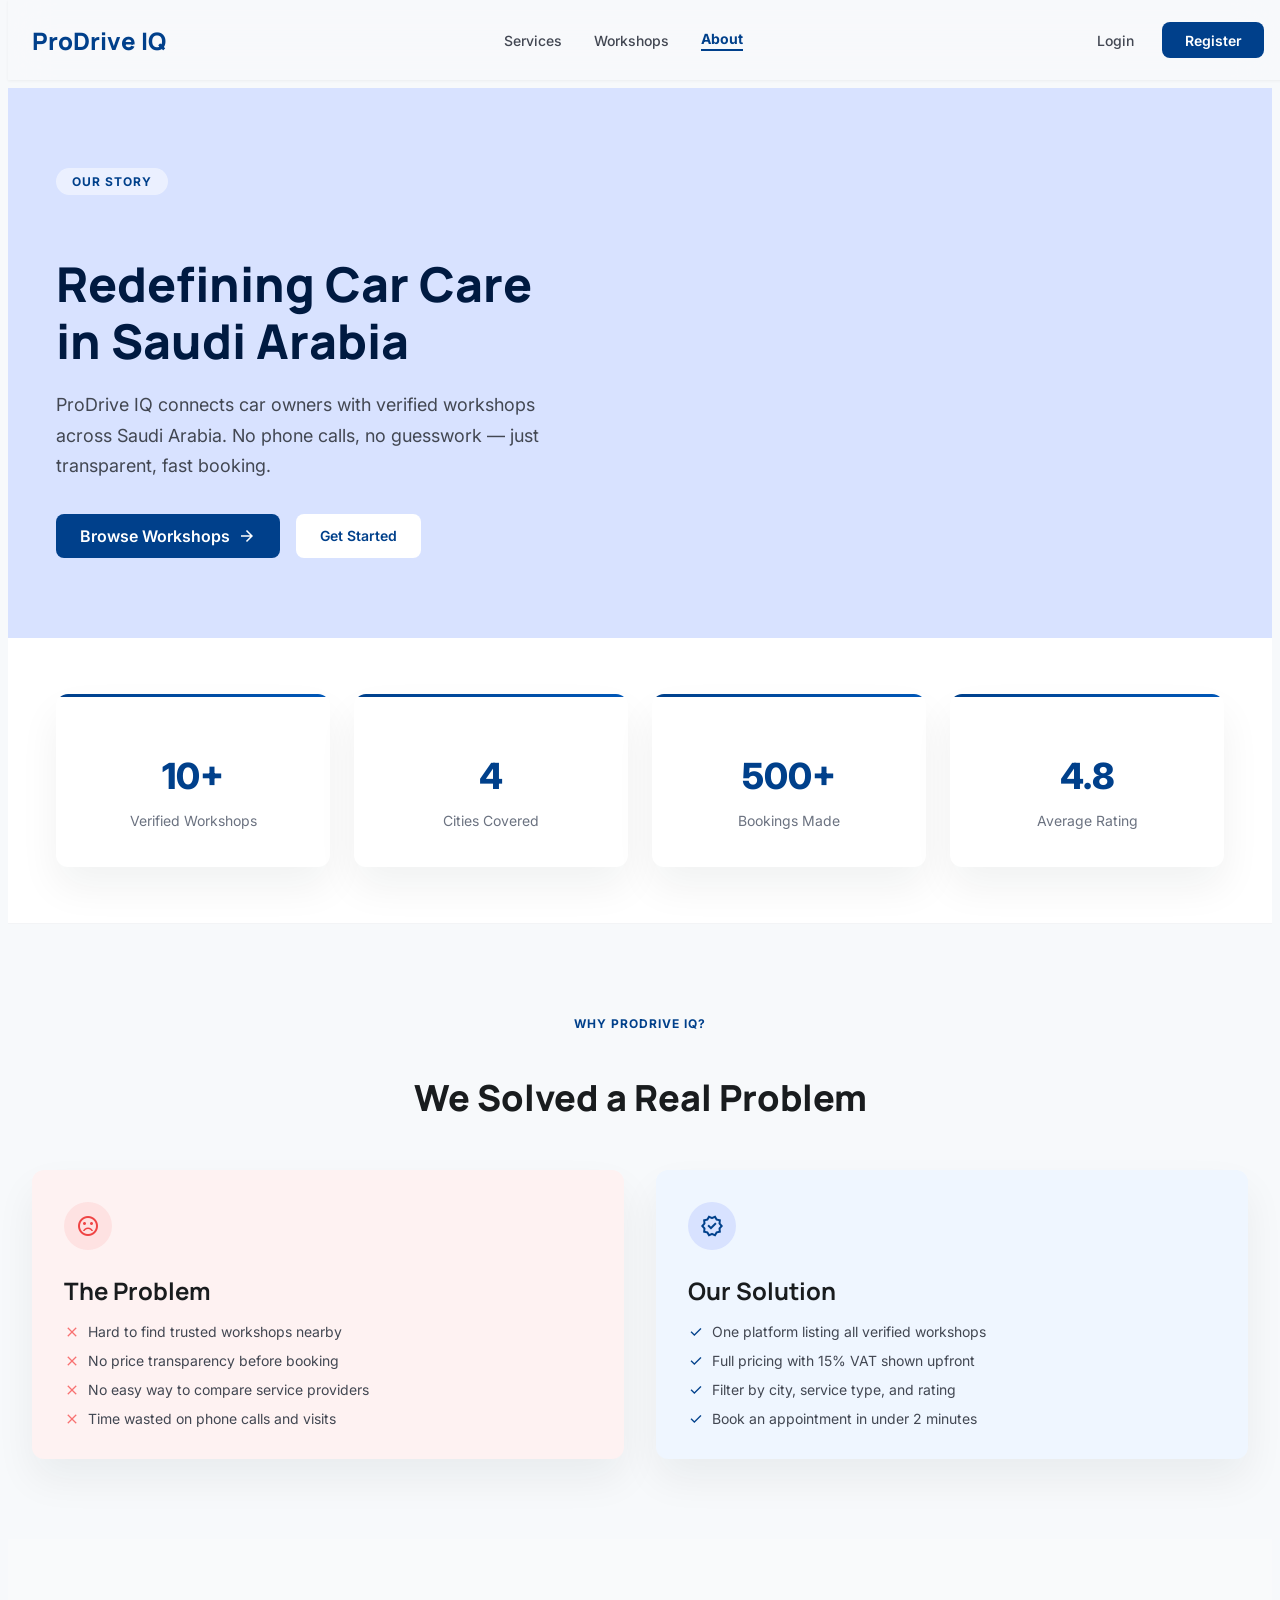
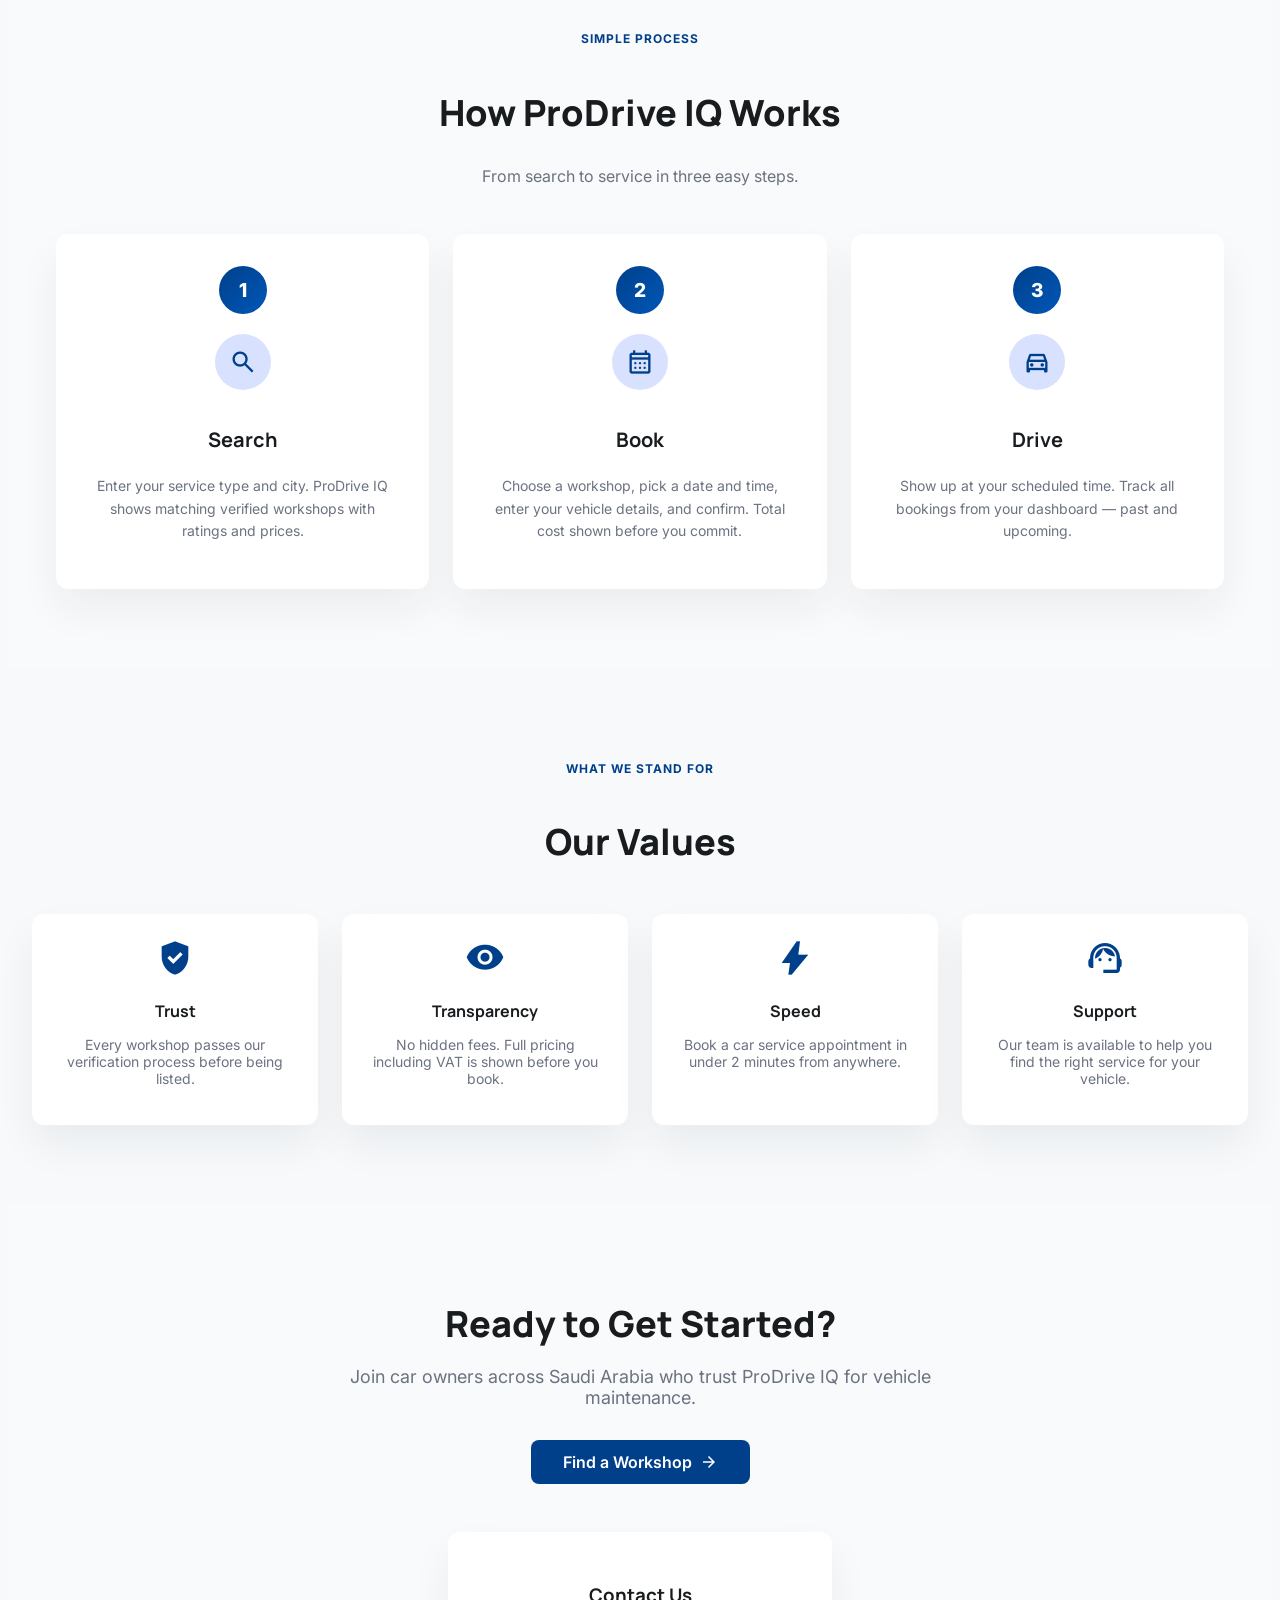
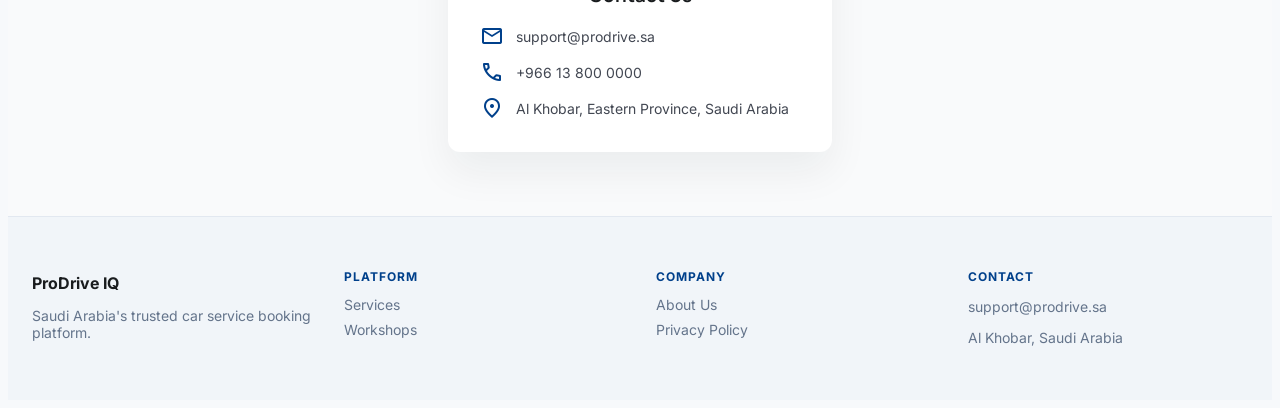
<file: about.html>
<!DOCTYPE html>
<html lang="en">
<head>
    <meta charset="utf-8">
    <meta name="viewport" content="width=device-width, initial-scale=1.0">
    <title>About Us | ProDrive IQ</title>

    <link href="https://fonts.googleapis.com/css2?family=Manrope:wght@700;800&family=Inter:wght@400;500;600&display=swap" rel="stylesheet">
    <link href="https://fonts.googleapis.com/css2?family=Material+Symbols+Outlined:opsz,wght,FILL,GRAD@24,400,0,0" rel="stylesheet">

    <link rel="stylesheet" href="css/style.css">
    <style>
        body { font-family: 'Inter', sans-serif; background-color: #f7f9fb; color: #191c1e; }
        h1, h2, h3, h4 { font-family: 'Manrope', sans-serif; }
        .material-symbols-outlined { font-variation-settings: 'FILL' 0, 'wght' 400, 'GRAD' 0, 'opsz' 24; }
        .icon-filled { font-variation-settings: 'FILL' 1, 'wght' 400, 'GRAD' 0, 'opsz' 24; }
    </style>
</head>
<body>

<!-- ── Navigation ── -->
<nav class="glass-nav">
    <div class="nav-inner">
        <a href="index.html" style="font-size:1.5rem;font-weight:800;color:#00408b;text-decoration:none;font-family:'Manrope',sans-serif;">ProDrive IQ</a>
        <div class="nav-links">
            <a href="providers.html" class="nav-link">Services</a>
            <a href="providers.html" class="nav-link">Workshops</a>
            <a href="about.html"     class="nav-link" style="font-weight:700;color:#00408b;border-bottom:2px solid #00408b;padding-bottom:2px;">About</a>
        </div>
        <div class="nav-actions">
            <a href="login.html"              id="navLoginBtn"     class="nav-link" style="padding:0.5rem 1rem;">Login</a>
            <a href="login.html?mode=register" id="navRegisterBtn"  class="btn-primary">Register</a>
            <a href="dashboard.html"           id="navDashboardBtn" style="display:none" class="btn-primary">Dashboard</a>
        </div>
    </div>
</nav>

<main style="padding-top:5rem;">

    <!-- ── Hero ── -->
    <section style="background-color:#d8e2ff;padding:5rem 1.5rem;">
        <div class="page-container">
            <span style="display:inline-block;padding:0.375rem 1rem;background:rgba(255,255,255,0.5);color:#00408b;font-size:0.75rem;font-weight:700;border-radius:9999px;letter-spacing:0.08em;text-transform:uppercase;margin-bottom:1.25rem;">Our Story</span>
            <h1 style="font-size:3rem;font-weight:800;color:#001a41;line-height:1.2;max-width:36rem;margin-bottom:1.25rem;">
                Redefining Car Care<br>in Saudi Arabia
            </h1>
            <p style="color:#424752;font-size:1.125rem;max-width:32rem;line-height:1.7;margin-bottom:2rem;">
                ProDrive IQ connects car owners with verified workshops across Saudi Arabia. No phone calls, no guesswork — just transparent, fast booking.
            </p>
            <div style="display:flex;flex-wrap:wrap;gap:1rem;">
                <a href="providers.html" class="btn-primary" style="display:inline-flex;align-items:center;gap:0.5rem;padding:0.75rem 1.5rem;font-size:1rem;">
                    Browse Workshops <span class="material-symbols-outlined" style="font-size:1.125rem;">arrow_forward</span>
                </a>
                <a href="login.html" style="display:inline-flex;align-items:center;gap:0.5rem;background:#ffffff;color:#00408b;padding:0.75rem 1.5rem;border-radius:0.5rem;font-weight:600;font-size:0.875rem;text-decoration:none;">
                    Get Started
                </a>
            </div>
        </div>
    </section>

    <!-- ── Stats ── -->
    <section style="padding:3.5rem 1.5rem;background:#ffffff;border-bottom:1px solid #f3f4f6;">
        <div class="page-container">
            <div class="grid-4">
                <div class="stat-card card" style="padding:1.5rem;text-align:center;">
                    <p style="font-size:2.25rem;font-weight:800;color:#00408b;margin-bottom:0.25rem;">10+</p>
                    <p style="color:#6b7280;font-size:0.875rem;">Verified Workshops</p>
                </div>
                <div class="stat-card card" style="padding:1.5rem;text-align:center;">
                    <p style="font-size:2.25rem;font-weight:800;color:#00408b;margin-bottom:0.25rem;">4</p>
                    <p style="color:#6b7280;font-size:0.875rem;">Cities Covered</p>
                </div>
                <div class="stat-card card" style="padding:1.5rem;text-align:center;">
                    <p style="font-size:2.25rem;font-weight:800;color:#00408b;margin-bottom:0.25rem;">500+</p>
                    <p style="color:#6b7280;font-size:0.875rem;">Bookings Made</p>
                </div>
                <div class="stat-card card" style="padding:1.5rem;text-align:center;">
                    <p style="font-size:2.25rem;font-weight:800;color:#00408b;margin-bottom:0.25rem;">4.8</p>
                    <p style="color:#6b7280;font-size:0.875rem;">Average Rating</p>
                </div>
            </div>
        </div>
    </section>

    <!-- ── Problem / Solution ── -->
    <section style="padding:5rem 1.5rem;" class="page-container">
        <div style="text-align:center;margin-bottom:3rem;">
            <p class="section-label" style="display:inline-block;">Why ProDrive IQ?</p>
            <h2 style="font-size:2.25rem;font-weight:800;color:#191c1e;">We Solved a Real Problem</h2>
        </div>
        <div class="grid-2">

            <div class="card" style="padding:2rem;background-color:#fef2f2;">
                <div style="width:3rem;height:3rem;border-radius:50%;background:#fee2e2;display:flex;align-items:center;justify-content:center;margin-bottom:1rem;">
                    <span class="material-symbols-outlined" style="color:#ef4444;font-size:1.5rem;">sentiment_dissatisfied</span>
                </div>
                <h3 style="font-size:1.5rem;font-weight:700;margin-bottom:1rem;">The Problem</h3>
                <ul style="display:flex;flex-direction:column;gap:0.75rem;color:#424752;font-size:0.875rem;list-style:none;padding:0;margin:0;">
                    <li style="display:flex;align-items:flex-start;gap:0.5rem;">
                        <span class="material-symbols-outlined" style="color:#f87171;font-size:1rem;margin-top:1px;">close</span>
                        Hard to find trusted workshops nearby
                    </li>
                    <li style="display:flex;align-items:flex-start;gap:0.5rem;">
                        <span class="material-symbols-outlined" style="color:#f87171;font-size:1rem;margin-top:1px;">close</span>
                        No price transparency before booking
                    </li>
                    <li style="display:flex;align-items:flex-start;gap:0.5rem;">
                        <span class="material-symbols-outlined" style="color:#f87171;font-size:1rem;margin-top:1px;">close</span>
                        No easy way to compare service providers
                    </li>
                    <li style="display:flex;align-items:flex-start;gap:0.5rem;">
                        <span class="material-symbols-outlined" style="color:#f87171;font-size:1rem;margin-top:1px;">close</span>
                        Time wasted on phone calls and visits
                    </li>
                </ul>
            </div>

            <div class="card" style="padding:2rem;background-color:#eff6ff;">
                <div class="icon-box" style="width:3rem;height:3rem;border-radius:50%;margin-bottom:1rem;">
                    <span class="material-symbols-outlined" style="font-size:1.5rem;">verified</span>
                </div>
                <h3 style="font-size:1.5rem;font-weight:700;margin-bottom:1rem;">Our Solution</h3>
                <ul style="display:flex;flex-direction:column;gap:0.75rem;color:#424752;font-size:0.875rem;list-style:none;padding:0;margin:0;">
                    <li style="display:flex;align-items:flex-start;gap:0.5rem;">
                        <span class="material-symbols-outlined" style="color:#00408b;font-size:1rem;margin-top:1px;">check</span>
                        One platform listing all verified workshops
                    </li>
                    <li style="display:flex;align-items:flex-start;gap:0.5rem;">
                        <span class="material-symbols-outlined" style="color:#00408b;font-size:1rem;margin-top:1px;">check</span>
                        Full pricing with 15% VAT shown upfront
                    </li>
                    <li style="display:flex;align-items:flex-start;gap:0.5rem;">
                        <span class="material-symbols-outlined" style="color:#00408b;font-size:1rem;margin-top:1px;">check</span>
                        Filter by city, service type, and rating
                    </li>
                    <li style="display:flex;align-items:flex-start;gap:0.5rem;">
                        <span class="material-symbols-outlined" style="color:#00408b;font-size:1rem;margin-top:1px;">check</span>
                        Book an appointment in under 2 minutes
                    </li>
                </ul>
            </div>

        </div>
    </section>

    <!-- ── How It Works ── -->
    <section style="padding:5rem 1.5rem;background:#f9fafb;">
        <div class="page-container">
            <div style="text-align:center;margin-bottom:3rem;">
                <p class="section-label" style="display:inline-block;">Simple Process</p>
                <h2 style="font-size:2.25rem;font-weight:800;color:#191c1e;">How ProDrive IQ Works</h2>
                <p style="color:#6b7280;margin-top:0.5rem;">From search to service in three easy steps.</p>
            </div>

            <div class="grid-3">

                <div class="card" style="padding:2rem;display:flex;flex-direction:column;align-items:center;text-align:center;">
                    <div class="step-number" style="margin-bottom:1.25rem;">1</div>
                    <div class="icon-box" style="width:3.5rem;height:3.5rem;border-radius:50%;margin-bottom:1rem;">
                        <span class="material-symbols-outlined" style="font-size:1.75rem;">search</span>
                    </div>
                    <h3 style="font-size:1.25rem;font-weight:700;margin-bottom:0.5rem;">Search</h3>
                    <p style="color:#6b7280;font-size:0.875rem;line-height:1.6;">Enter your service type and city. ProDrive IQ shows matching verified workshops with ratings and prices.</p>
                </div>

                <div class="card" style="padding:2rem;display:flex;flex-direction:column;align-items:center;text-align:center;">
                    <div class="step-number" style="margin-bottom:1.25rem;">2</div>
                    <div class="icon-box" style="width:3.5rem;height:3.5rem;border-radius:50%;margin-bottom:1rem;">
                        <span class="material-symbols-outlined" style="font-size:1.75rem;">calendar_month</span>
                    </div>
                    <h3 style="font-size:1.25rem;font-weight:700;margin-bottom:0.5rem;">Book</h3>
                    <p style="color:#6b7280;font-size:0.875rem;line-height:1.6;">Choose a workshop, pick a date and time, enter your vehicle details, and confirm. Total cost shown before you commit.</p>
                </div>

                <div class="card" style="padding:2rem;display:flex;flex-direction:column;align-items:center;text-align:center;">
                    <div class="step-number" style="margin-bottom:1.25rem;">3</div>
                    <div class="icon-box" style="width:3.5rem;height:3.5rem;border-radius:50%;margin-bottom:1rem;">
                        <span class="material-symbols-outlined" style="font-size:1.75rem;">directions_car</span>
                    </div>
                    <h3 style="font-size:1.25rem;font-weight:700;margin-bottom:0.5rem;">Drive</h3>
                    <p style="color:#6b7280;font-size:0.875rem;line-height:1.6;">Show up at your scheduled time. Track all bookings from your dashboard — past and upcoming.</p>
                </div>

            </div>
        </div>
    </section>

    <!-- ── Values ── -->
    <section style="padding:5rem 1.5rem;" class="page-container">
        <div style="text-align:center;margin-bottom:3rem;">
            <p class="section-label" style="display:inline-block;">What We Stand For</p>
            <h2 style="font-size:2.25rem;font-weight:800;color:#191c1e;">Our Values</h2>
        </div>
        <div class="grid-values">

            <div class="card" style="padding:1.5rem;text-align:center;">
                <span class="material-symbols-outlined icon-filled" style="color:#00408b;font-size:2.5rem;display:block;margin-bottom:0.75rem;">verified_user</span>
                <h4 style="font-weight:700;margin-bottom:0.5rem;">Trust</h4>
                <p style="color:#6b7280;font-size:0.875rem;">Every workshop passes our verification process before being listed.</p>
            </div>

            <div class="card" style="padding:1.5rem;text-align:center;">
                <span class="material-symbols-outlined icon-filled" style="color:#00408b;font-size:2.5rem;display:block;margin-bottom:0.75rem;">visibility</span>
                <h4 style="font-weight:700;margin-bottom:0.5rem;">Transparency</h4>
                <p style="color:#6b7280;font-size:0.875rem;">No hidden fees. Full pricing including VAT is shown before you book.</p>
            </div>

            <div class="card" style="padding:1.5rem;text-align:center;">
                <span class="material-symbols-outlined icon-filled" style="color:#00408b;font-size:2.5rem;display:block;margin-bottom:0.75rem;">bolt</span>
                <h4 style="font-weight:700;margin-bottom:0.5rem;">Speed</h4>
                <p style="color:#6b7280;font-size:0.875rem;">Book a car service appointment in under 2 minutes from anywhere.</p>
            </div>

            <div class="card" style="padding:1.5rem;text-align:center;">
                <span class="material-symbols-outlined icon-filled" style="color:#00408b;font-size:2.5rem;display:block;margin-bottom:0.75rem;">support_agent</span>
                <h4 style="font-weight:700;margin-bottom:0.5rem;">Support</h4>
                <p style="color:#6b7280;font-size:0.875rem;">Our team is available to help you find the right service for your vehicle.</p>
            </div>

        </div>
    </section>

    <!-- ── CTA ── -->
    <section style="padding:4rem 1.5rem;background:#f9fafb;">
        <div style="max-width:42rem;margin:0 auto;text-align:center;">
            <h2 style="font-size:2.25rem;font-weight:800;color:#191c1e;margin-bottom:0.75rem;">Ready to Get Started?</h2>
            <p style="color:#6b7280;font-size:1.125rem;margin-bottom:2rem;">Join car owners across Saudi Arabia who trust ProDrive IQ for vehicle maintenance.</p>
            <a href="providers.html" class="btn-primary" style="display:inline-flex;align-items:center;gap:0.5rem;padding:0.75rem 2rem;font-size:1rem;margin-bottom:3rem;">
                Find a Workshop <span class="material-symbols-outlined" style="font-size:1.125rem;">arrow_forward</span>
            </a>

            <div class="card" style="padding:2rem;max-width:24rem;margin:0 auto;text-align:left;">
                <h3 style="font-weight:700;text-align:center;margin-bottom:1rem;">Contact Us</h3>
                <div style="display:flex;flex-direction:column;gap:0.75rem;font-size:0.875rem;color:#424752;">
                    <div style="display:flex;align-items:center;gap:0.75rem;">
                        <span class="material-symbols-outlined" style="color:#00408b;">mail</span>
                        support@prodrive.sa
                    </div>
                    <div style="display:flex;align-items:center;gap:0.75rem;">
                        <span class="material-symbols-outlined" style="color:#00408b;">phone</span>
                        +966 13 800 0000
                    </div>
                    <div style="display:flex;align-items:center;gap:0.75rem;">
                        <span class="material-symbols-outlined" style="color:#00408b;">location_on</span>
                        Al Khobar, Eastern Province, Saudi Arabia
                    </div>
                </div>
            </div>
        </div>
    </section>

</main>

<!-- ── Footer ── -->
<footer style="background:#f1f5f9;border-top:1px solid #e2e8f0;padding:2.5rem 1.5rem;">
    <div class="footer-grid">
        <div>
            <p style="font-weight:700;color:#191c1e;margin-bottom:0.5rem;">ProDrive IQ</p>
            <p style="color:#64748b;font-size:0.875rem;">Saudi Arabia's trusted car service booking platform.</p>
        </div>
        <div>
            <p class="section-label">Platform</p>
            <a href="providers.html" class="footer-link">Services</a>
            <a href="providers.html" class="footer-link">Workshops</a>
        </div>
        <div>
            <p class="section-label">Company</p>
            <a href="about.html" class="footer-link">About Us</a>
            <a href="#"          class="footer-link">Privacy Policy</a>
        </div>
        <div>
            <p class="section-label">Contact</p>
            <p style="color:#64748b;font-size:0.875rem;margin-bottom:0.25rem;">support@prodrive.sa</p>
            <p style="color:#64748b;font-size:0.875rem;">Al Khobar, Saudi Arabia</p>
        </div>
    </div>
</footer>

<script src="js/script.js"></script>
</body>
</html>
</file>
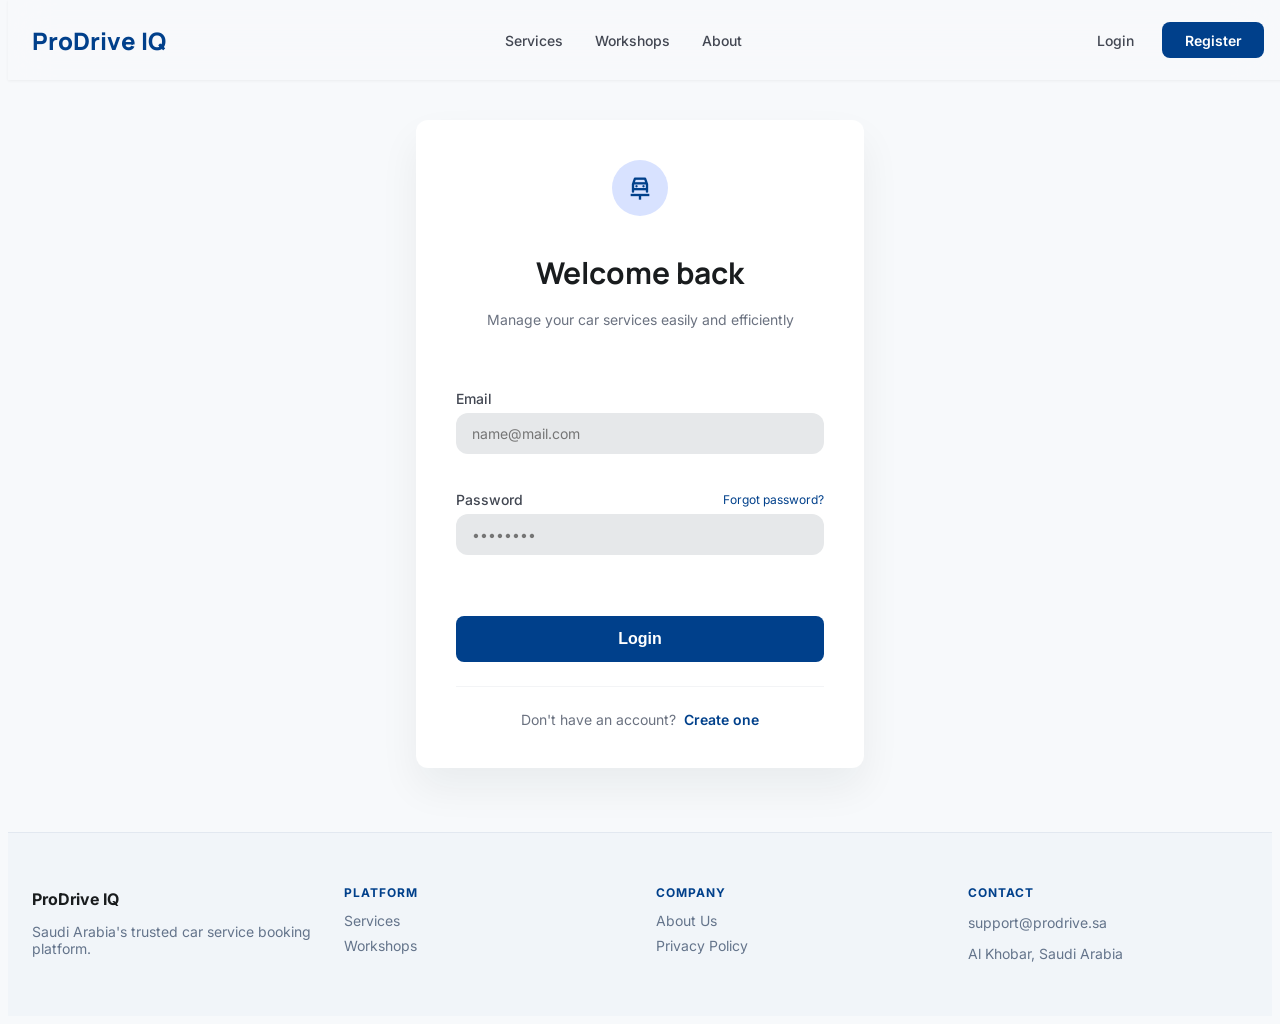
<file: booking.html>
<!DOCTYPE html>
<html lang="en">
<head>
    <meta charset="utf-8">
    <meta name="viewport" content="width=device-width, initial-scale=1.0">
    <title>Book Appointment | ProDrive IQ</title>

    <link href="https://fonts.googleapis.com/css2?family=Manrope:wght@700;800&family=Inter:wght@400;500;600&display=swap" rel="stylesheet">
    <link href="https://fonts.googleapis.com/css2?family=Material+Symbols+Outlined:opsz,wght,FILL,GRAD@24,400,0,0" rel="stylesheet">

    <link rel="stylesheet" href="css/style.css">
    <style>
        body { font-family: 'Inter', sans-serif; background-color: #f7f9fb; color: #191c1e; }
        h1, h2, h3 { font-family: 'Manrope', sans-serif; }
        .material-symbols-outlined { font-variation-settings: 'FILL' 0, 'wght' 400, 'GRAD' 0, 'opsz' 24; }
        #dateContainer { scrollbar-width: none; }
        #dateContainer::-webkit-scrollbar { display: none; }
    </style>
</head>
<body>

<!-- ── Navigation ── -->
<nav class="glass-nav">
    <div class="nav-inner">
        <a href="index.html" style="font-size:1.5rem;font-weight:800;color:#00408b;text-decoration:none;font-family:'Manrope',sans-serif;">ProDrive IQ</a>
        <div class="nav-links">
            <a href="providers.html" class="nav-link">Services</a>
            <a href="providers.html" class="nav-link">Workshops</a>
            <a href="about.html"     class="nav-link">About</a>
        </div>
        <div class="nav-actions">
            <a href="login.html"              id="navLoginBtn"     class="nav-link" style="padding:0.5rem 1rem;">Login</a>
            <a href="login.html?mode=register" id="navRegisterBtn"  class="btn-primary">Register</a>
            <a href="dashboard.html"           id="navDashboardBtn" style="display:none" class="btn-primary">Dashboard</a>
        </div>
    </div>
</nav>

<main style="padding-top:5rem;">

    <!-- ── Page Header ── -->
    <section style="background:#ffffff;border-bottom:1px solid #f3f4f6;padding:2.5rem 1.5rem;">
        <div class="page-container" style="display:flex;align-items:center;gap:1rem;">
            <a href="providers.html" class="btn-back">
                <span class="material-symbols-outlined" style="color:#6b7280;">arrow_back</span>
            </a>
            <div>
                <h1 style="font-size:1.875rem;font-weight:800;color:#191c1e;">Book an Appointment</h1>
                <p style="color:#6b7280;font-size:0.875rem;margin-top:0.25rem;">Select a service, pick a time, and confirm your booking.</p>
            </div>
        </div>
    </section>

    <!-- ── Main Content ── -->
    <div class="page-container booking-layout" style="padding-top:2.5rem;padding-bottom:2.5rem;">

        <!-- Left Column — Selection Steps -->
        <div style="flex:1;display:flex;flex-direction:column;gap:1.5rem;">

            <!-- Step 1: Choose Service -->
            <div class="card" style="padding:1.5rem;">
                <h2 style="font-size:1.125rem;font-weight:700;color:#191c1e;margin-bottom:1rem;">
                    <span style="display:inline-flex;align-items:center;justify-content:center;width:1.75rem;height:1.75rem;border-radius:50%;background:#00408b;color:#fff;font-size:0.75rem;font-weight:700;margin-right:0.5rem;">1</span>
                    Choose a Service
                </h2>
                <div class="grid-services">

                    <div class="service-card card" style="padding:1rem;display:flex;align-items:center;gap:0.75rem;" data-service="Oil Change" data-price="119">
                        <div class="icon-box"><span class="material-symbols-outlined" style="font-size:1.25rem;">oil_barrel</span></div>
                        <div style="flex:1;min-width:0;">
                            <p style="font-weight:700;font-size:0.875rem;color:#191c1e;">Oil Change</p>
                            <p style="color:#9ca3af;font-size:0.75rem;">Full synthetic replacement</p>
                        </div>
                        <p style="font-weight:800;color:#191c1e;font-size:0.875rem;flex-shrink:0;">119 SAR</p>
                    </div>

                    <div class="service-card card" style="padding:1rem;display:flex;align-items:center;gap:0.75rem;" data-service="Brake Inspection" data-price="150">
                        <div class="icon-box"><span class="material-symbols-outlined" style="font-size:1.25rem;">settings_b_roll</span></div>
                        <div style="flex:1;min-width:0;">
                            <p style="font-weight:700;font-size:0.875rem;color:#191c1e;">Brake Inspection</p>
                            <p style="color:#9ca3af;font-size:0.75rem;">Pads, rotors &amp; fluid check</p>
                        </div>
                        <p style="font-weight:800;color:#191c1e;font-size:0.875rem;flex-shrink:0;">150 SAR</p>
                    </div>

                    <div class="service-card card" style="padding:1rem;display:flex;align-items:center;gap:0.75rem;" data-service="A/C Service" data-price="450">
                        <div class="icon-box"><span class="material-symbols-outlined" style="font-size:1.25rem;">ac_unit</span></div>
                        <div style="flex:1;min-width:0;">
                            <p style="font-weight:700;font-size:0.875rem;color:#191c1e;">A/C Service</p>
                            <p style="color:#9ca3af;font-size:0.75rem;">Recharge &amp; deep clean</p>
                        </div>
                        <p style="font-weight:800;color:#191c1e;font-size:0.875rem;flex-shrink:0;">450 SAR</p>
                    </div>

                    <div class="service-card card" style="padding:1rem;display:flex;align-items:center;gap:0.75rem;" data-service="Engine Tune-up" data-price="600">
                        <div class="icon-box"><span class="material-symbols-outlined" style="font-size:1.25rem;">build</span></div>
                        <div style="flex:1;min-width:0;">
                            <p style="font-weight:700;font-size:0.875rem;color:#191c1e;">Engine Tune-up</p>
                            <p style="color:#9ca3af;font-size:0.75rem;">Plugs, filters &amp; diagnostics</p>
                        </div>
                        <p style="font-weight:800;color:#191c1e;font-size:0.875rem;flex-shrink:0;">600 SAR</p>
                    </div>

                    <div class="service-card card" style="padding:1rem;display:flex;align-items:center;gap:0.75rem;" data-service="Tire Rotation" data-price="80">
                        <div class="icon-box"><span class="material-symbols-outlined" style="font-size:1.25rem;">trip_origin</span></div>
                        <div style="flex:1;min-width:0;">
                            <p style="font-weight:700;font-size:0.875rem;color:#191c1e;">Tire Rotation</p>
                            <p style="color:#9ca3af;font-size:0.75rem;">Even wear &amp; balancing</p>
                        </div>
                        <p style="font-weight:800;color:#191c1e;font-size:0.875rem;flex-shrink:0;">80 SAR</p>
                    </div>

                    <div class="service-card card" style="padding:1rem;display:flex;align-items:center;gap:0.75rem;" data-service="Battery Check & Replace" data-price="200">
                        <div class="icon-box"><span class="material-symbols-outlined" style="font-size:1.25rem;">battery_charging_full</span></div>
                        <div style="flex:1;min-width:0;">
                            <p style="font-weight:700;font-size:0.875rem;color:#191c1e;">Battery Check</p>
                            <p style="color:#9ca3af;font-size:0.75rem;">Test, clean &amp; replace</p>
                        </div>
                        <p style="font-weight:800;color:#191c1e;font-size:0.875rem;flex-shrink:0;">200 SAR</p>
                    </div>

                    <div class="service-card card" style="padding:1rem;display:flex;align-items:center;gap:0.75rem;" data-service="Wheel Alignment" data-price="130">
                        <div class="icon-box"><span class="material-symbols-outlined" style="font-size:1.25rem;">settings</span></div>
                        <div style="flex:1;min-width:0;">
                            <p style="font-weight:700;font-size:0.875rem;color:#191c1e;">Wheel Alignment</p>
                            <p style="color:#9ca3af;font-size:0.75rem;">4-wheel precision alignment</p>
                        </div>
                        <p style="font-weight:800;color:#191c1e;font-size:0.875rem;flex-shrink:0;">130 SAR</p>
                    </div>

                    <div class="service-card card" style="padding:1rem;display:flex;align-items:center;gap:0.75rem;" data-service="Full Detailing" data-price="350">
                        <div class="icon-box"><span class="material-symbols-outlined" style="font-size:1.25rem;">local_car_wash</span></div>
                        <div style="flex:1;min-width:0;">
                            <p style="font-weight:700;font-size:0.875rem;color:#191c1e;">Full Detailing</p>
                            <p style="color:#9ca3af;font-size:0.75rem;">Interior &amp; exterior detail</p>
                        </div>
                        <p style="font-weight:800;color:#191c1e;font-size:0.875rem;flex-shrink:0;">350 SAR</p>
                    </div>

                </div>
            </div>

            <!-- Step 2: Pick Date & Time -->
            <div class="card" style="padding:1.5rem;">
                <h2 style="font-size:1.125rem;font-weight:700;color:#191c1e;margin-bottom:1rem;">
                    <span style="display:inline-flex;align-items:center;justify-content:center;width:1.75rem;height:1.75rem;border-radius:50%;background:#00408b;color:#fff;font-size:0.75rem;font-weight:700;margin-right:0.5rem;">2</span>
                    Pick a Date &amp; Time
                </h2>

                <!-- Date chips generated by JS -->
                <div id="dateContainer" style="display:flex;gap:0.75rem;overflow-x:auto;padding-bottom:0.5rem;margin-bottom:1.25rem;"></div>

                <!-- Time chips -->
                <div style="display:flex;flex-wrap:wrap;gap:0.5rem;">
                    <button class="time-chip" style="padding:0.5rem 1rem;border-radius:0.75rem;background:#f3f4f6;font-size:0.875rem;font-weight:600;color:#191c1e;border:none;" data-time="09:00 AM">09:00 AM</button>
                    <button class="time-chip" style="padding:0.5rem 1rem;border-radius:0.75rem;background:#f3f4f6;font-size:0.875rem;font-weight:600;color:#191c1e;border:none;" data-time="10:30 AM">10:30 AM</button>
                    <button class="time-chip" style="padding:0.5rem 1rem;border-radius:0.75rem;background:#f3f4f6;font-size:0.875rem;font-weight:600;color:#191c1e;border:none;" data-time="12:00 PM">12:00 PM</button>
                    <button class="time-chip" style="padding:0.5rem 1rem;border-radius:0.75rem;background:#f3f4f6;font-size:0.875rem;font-weight:600;color:#191c1e;border:none;" data-time="01:30 PM">01:30 PM</button>
                    <button class="time-chip" style="padding:0.5rem 1rem;border-radius:0.75rem;background:#f3f4f6;font-size:0.875rem;font-weight:600;color:#191c1e;border:none;" data-time="03:00 PM">03:00 PM</button>
                    <button class="time-chip" style="padding:0.5rem 1rem;border-radius:0.75rem;background:#f3f4f6;font-size:0.875rem;font-weight:600;color:#191c1e;border:none;" data-time="04:30 PM">04:30 PM</button>
                    <button class="time-chip" style="padding:0.5rem 1rem;border-radius:0.75rem;background:#f3f4f6;font-size:0.875rem;font-weight:600;color:#191c1e;border:none;" data-time="06:00 PM">06:00 PM</button>
                </div>
            </div>

            <!-- Step 3: Your Vehicle -->
            <div class="card" style="padding:1.5rem;">
                <h2 style="font-size:1.125rem;font-weight:700;color:#191c1e;margin-bottom:1rem;">
                    <span style="display:inline-flex;align-items:center;justify-content:center;width:1.75rem;height:1.75rem;border-radius:50%;background:#00408b;color:#fff;font-size:0.75rem;font-weight:700;margin-right:0.5rem;">3</span>
                    Your Vehicle
                </h2>
                <div style="display:flex;flex-direction:column;gap:1rem;">
                    <div style="flex:1;">
                        <label style="display:block;font-size:0.875rem;font-weight:500;color:#424752;margin-bottom:0.375rem;">Make &amp; Model</label>
                        <input id="makeModel" type="text" placeholder="e.g. Toyota Camry" class="page-input">
                    </div>
                    <div>
                        <label style="display:block;font-size:0.875rem;font-weight:500;color:#424752;margin-bottom:0.375rem;">Year</label>
                        <select id="yearSelect" class="page-input">
                            <option>2025</option>
                            <option>2024</option>
                            <option>2023</option>
                            <option>2022</option>
                            <option>2021</option>
                            <option>2020</option>
                            <option>2019</option>
                            <option>2018</option>
                            <option>2017</option>
                            <option>2016</option>
                        </select>
                    </div>
                </div>
            </div>

        </div>

        <!-- Right Column — Booking Summary -->
        <div class="summary-col">
            <div class="card sticky-sidebar" style="padding:1.5rem;">

                <h2 style="font-size:1.125rem;font-weight:700;color:#191c1e;margin-bottom:1.25rem;">Booking Summary</h2>

                <!-- Workshop -->
                <div style="display:flex;align-items:flex-start;gap:0.75rem;margin-bottom:1.25rem;padding-bottom:1.25rem;border-bottom:1px solid #f3f4f6;">
                    <div class="icon-box"><span class="material-symbols-outlined" style="font-size:1.125rem;">garage</span></div>
                    <div>
                        <p id="summaryProvider" style="font-weight:700;color:#191c1e;font-size:0.875rem;">Select a workshop</p>
                        <p id="summaryLocation" style="color:#9ca3af;font-size:0.75rem;margin-top:0.125rem;"></p>
                    </div>
                </div>

                <!-- Summary Rows -->
                <div style="display:flex;flex-direction:column;gap:0.75rem;margin-bottom:1.25rem;">
                    <div style="display:flex;justify-content:space-between;font-size:0.875rem;">
                        <span style="color:#6b7280;">Service</span>
                        <span id="summaryService" style="font-weight:600;color:#191c1e;">—</span>
                    </div>
                    <div style="display:flex;justify-content:space-between;font-size:0.875rem;">
                        <span style="color:#6b7280;">Schedule</span>
                        <span id="summarySchedule" style="font-weight:600;color:#191c1e;text-align:right;max-width:9rem;">—</span>
                    </div>
                    <div style="display:flex;justify-content:space-between;font-size:0.875rem;">
                        <span style="color:#6b7280;">Vehicle</span>
                        <span id="summaryVehicleDisplay" style="font-weight:600;color:#191c1e;">—</span>
                    </div>
                </div>

                <!-- Price Breakdown -->
                <div class="price-box">
                    <div style="display:flex;justify-content:space-between;font-size:0.875rem;">
                        <span style="color:#6b7280;">Subtotal</span>
                        <span id="summarySubtotal" style="font-weight:600;">—</span>
                    </div>
                    <div style="display:flex;justify-content:space-between;font-size:0.875rem;">
                        <span style="color:#6b7280;">VAT (15%)</span>
                        <span id="summaryVAT" style="font-weight:600;">—</span>
                    </div>
                    <div style="display:flex;justify-content:space-between;font-size:1rem;font-weight:800;border-top:1px solid #e5e7eb;padding-top:0.5rem;margin-top:0.25rem;">
                        <span>Total</span>
                        <span id="summaryTotal">—</span>
                    </div>
                </div>

                <button id="confirmBtn" class="btn-primary" style="width:100%;padding:1rem;font-size:1rem;">
                    Confirm Booking
                </button>

                <p style="text-align:center;color:#9ca3af;font-size:0.75rem;margin-top:0.75rem;">Free cancellation up to 2 hours before</p>

            </div>
        </div>

    </div>
</main>

<!-- Toast Notification -->
<div id="toast" class="toast">
    <span class="material-symbols-outlined">check_circle</span>
    Booking confirmed! Redirecting to your dashboard…
</div>

<!-- ── Footer ── -->
<footer style="background:#f1f5f9;border-top:1px solid #e2e8f0;padding:2.5rem 1.5rem;">
    <div class="footer-grid">
        <div>
            <p style="font-weight:700;color:#191c1e;margin-bottom:0.5rem;">ProDrive IQ</p>
            <p style="color:#64748b;font-size:0.875rem;">Saudi Arabia's trusted car service booking platform.</p>
        </div>
        <div>
            <p class="section-label">Platform</p>
            <a href="providers.html" class="footer-link">Services</a>
            <a href="providers.html" class="footer-link">Workshops</a>
        </div>
        <div>
            <p class="section-label">Company</p>
            <a href="about.html" class="footer-link">About Us</a>
            <a href="#"          class="footer-link">Privacy Policy</a>
        </div>
        <div>
            <p class="section-label">Contact</p>
            <p style="color:#64748b;font-size:0.875rem;margin-bottom:0.25rem;">support@prodrive.sa</p>
            <p style="color:#64748b;font-size:0.875rem;">Al Khobar, Saudi Arabia</p>
        </div>
    </div>
</footer>

<script src="js/script.js"></script>
</body>
</html>
</file>
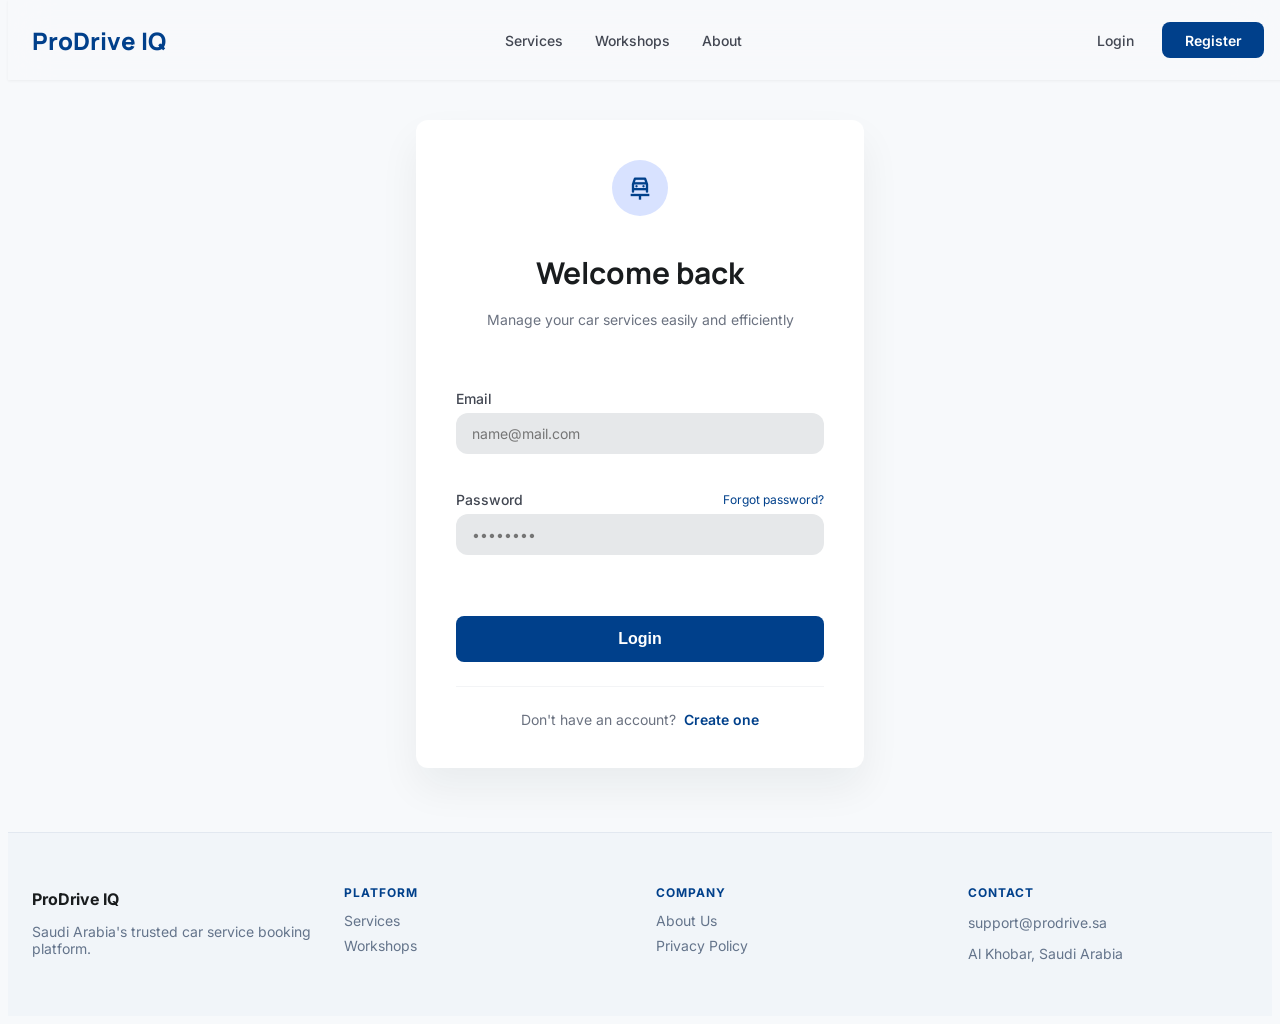
<file: dashboard.html>
<!DOCTYPE html>
<html lang="en">
<head>
    <meta charset="utf-8">
    <meta name="viewport" content="width=device-width, initial-scale=1.0">
    <title>Dashboard | ProDrive IQ</title>

    <link href="https://fonts.googleapis.com/css2?family=Manrope:wght@700;800&family=Inter:wght@400;500;600&display=swap" rel="stylesheet">
    <link href="https://fonts.googleapis.com/css2?family=Material+Symbols+Outlined:opsz,wght,FILL,GRAD@24,400,0,0" rel="stylesheet">

    <link rel="stylesheet" href="css/style.css">
    <style>
        body { font-family: 'Inter', sans-serif; background-color: #f7f9fb; color: #191c1e; }
        h1, h2, h3 { font-family: 'Manrope', sans-serif; }
        .material-symbols-outlined { font-variation-settings: 'FILL' 0, 'wght' 400, 'GRAD' 0, 'opsz' 24; }
        @media (max-width: 767px) {
            #dashLayout  { flex-direction: column !important; }
            #dashSidebar { width: 100% !important; }
        }
    </style>
</head>
<body>

<!-- ── Navigation ── -->
<nav class="glass-nav">
    <div class="nav-inner">
        <a href="index.html" style="font-size:1.5rem;font-weight:800;color:#00408b;text-decoration:none;font-family:'Manrope',sans-serif;">ProDrive IQ</a>
        <div class="nav-links">
            <a href="providers.html" class="nav-link">Services</a>
            <a href="providers.html" class="nav-link">Workshops</a>
            <a href="about.html"     class="nav-link">About</a>
        </div>
        <div class="nav-actions">
            <a href="login.html"              id="navLoginBtn"     class="nav-link" style="padding:0.5rem 1rem;">Login</a>
            <a href="login.html?mode=register" id="navRegisterBtn"  class="btn-primary">Register</a>
            <a href="dashboard.html"           id="navDashboardBtn" style="display:none" class="btn-primary">Dashboard</a>
        </div>
    </div>
</nav>

<main class="page-container" style="padding-top:7rem;padding-bottom:2.5rem;">

    <!-- Welcome header -->
    <div style="margin-bottom:2rem;">
        <h1 style="font-size:1.875rem;font-weight:800;color:#191c1e;">Hello, <span id="userDisplayName">—</span></h1>
        <p style="color:#6b7280;margin-top:0.25rem;">Manage your car services in one place.</p>
    </div>

    <div id="dashLayout" style="display:flex;flex-direction:row;gap:2rem;">

        <!-- ── Sidebar ── -->
        <aside id="dashSidebar" style="width:16rem;flex-shrink:0;">
            <div class="card sticky-sidebar" style="padding:1.25rem;">

                <!-- User avatar + info -->
                <div style="display:flex;flex-direction:column;align-items:center;text-align:center;margin-bottom:1.25rem;padding-bottom:1.25rem;border-bottom:1px solid #f3f4f6;">
                    <div class="avatar" style="margin-bottom:0.75rem;">
                        <span class="material-symbols-outlined" style="font-size:28px;color:#00408b;">person</span>
                    </div>
                    <p id="profileName" style="font-weight:700;color:#191c1e;font-size:0.875rem;">—</p>
                    <p id="userEmail"   style="color:#9ca3af;font-size:0.75rem;margin-top:0.125rem;">—</p>
                </div>

                <!-- Navigation links -->
                <nav style="display:flex;flex-direction:column;gap:0.25rem;margin-bottom:1.25rem;">
                    <a href="#" class="sidebar-link sidebar-active" style="display:flex;align-items:center;gap:0.75rem;padding:0.625rem 0.75rem;border-radius:0.75rem;font-size:0.875rem;font-weight:600;text-decoration:none;" data-section="sectionOverview">
                        <span class="material-symbols-outlined" style="font-size:1.125rem;">dashboard</span> Overview
                    </a>
                    <a href="#" class="sidebar-link" style="display:flex;align-items:center;gap:0.75rem;padding:0.625rem 0.75rem;border-radius:0.75rem;font-size:0.875rem;font-weight:600;color:#424752;text-decoration:none;" data-section="sectionHistory">
                        <span class="material-symbols-outlined" style="font-size:1.125rem;">history</span> History
                    </a>
                    <a href="#" class="sidebar-link" style="display:flex;align-items:center;gap:0.75rem;padding:0.625rem 0.75rem;border-radius:0.75rem;font-size:0.875rem;font-weight:600;color:#424752;text-decoration:none;" data-section="sectionProfile">
                        <span class="material-symbols-outlined" style="font-size:1.125rem;">manage_accounts</span> Profile
                    </a>
                </nav>

                <button id="logoutBtn" class="btn-outline">
                    <span class="material-symbols-outlined" style="font-size:1.125rem;">logout</span> Log Out
                </button>

            </div>
        </aside>

        <!-- ── Main Content ── -->
        <div style="flex:1;min-width:0;">

            <!-- Overview Section -->
            <div id="sectionOverview" class="dashboard-section">

                <!-- Stats -->
                <div class="grid-stats" style="margin-bottom:1.5rem;">
                    <div class="stat-card card" style="padding:1.25rem;">
                        <p style="font-size:0.75rem;color:#9ca3af;text-transform:uppercase;letter-spacing:0.08em;margin-bottom:0.25rem;">Total Spent</p>
                        <p id="totalServiceValue" style="font-size:1.5rem;font-weight:800;color:#00408b;">SAR 0</p>
                    </div>
                    <div class="stat-card card" style="padding:1.25rem;">
                        <p style="font-size:0.75rem;color:#9ca3af;text-transform:uppercase;letter-spacing:0.08em;margin-bottom:0.25rem;">Bookings</p>
                        <p id="totalBookingsCount" style="font-size:1.5rem;font-weight:800;color:#00408b;">0</p>
                    </div>
                    <div class="stat-card card" style="padding:1.25rem;">
                        <p style="font-size:0.75rem;color:#9ca3af;text-transform:uppercase;letter-spacing:0.08em;margin-bottom:0.25rem;">Status</p>
                        <p style="font-size:1.5rem;font-weight:800;color:#16a34a;">Active</p>
                    </div>
                </div>

                <!-- Upcoming bookings -->
                <div class="card" style="padding:1.5rem;margin-bottom:1.5rem;">
                    <div class="flex-between" style="margin-bottom:1rem;">
                        <h2 style="font-size:1.125rem;font-weight:700;">Upcoming Bookings</h2>
                        <a href="providers.html" style="color:#00408b;font-size:0.875rem;font-weight:600;text-decoration:none;">+ Book new</a>
                    </div>
                    <div id="upcomingList"></div>
                </div>

                <!-- Past services -->
                <div class="card" style="padding:1.5rem;">
                    <h2 style="font-size:1.125rem;font-weight:700;margin-bottom:1rem;">Past Services</h2>
                    <div id="pastList"></div>
                </div>

            </div>

            <!-- History Section -->
            <div id="sectionHistory" class="dashboard-section" style="display:none;">
                <div class="card" style="padding:1.5rem;">
                    <h2 style="font-size:1.125rem;font-weight:700;margin-bottom:1rem;">Service History</h2>
                    <div id="historyList">
                        <p style="color:#9ca3af;font-size:0.875rem;padding:1rem 0;">Your completed services will appear here.</p>
                    </div>
                </div>
            </div>

            <!-- Profile Section -->
            <div id="sectionProfile" class="dashboard-section" style="display:none;">
                <div class="card" style="padding:1.5rem;max-width:32rem;">
                    <h2 style="font-size:1.125rem;font-weight:700;margin-bottom:1.25rem;">Account Information</h2>
                    <div style="display:flex;flex-direction:column;gap:1rem;">
                        <div>
                            <label style="display:block;font-size:0.875rem;font-weight:500;color:#424752;margin-bottom:0.375rem;">Full Name</label>
                            <p id="profileNameDisplay" class="page-input" style="background:#f9fafb;cursor:default;">—</p>
                        </div>
                        <div>
                            <label style="display:block;font-size:0.875rem;font-weight:500;color:#424752;margin-bottom:0.375rem;">Email</label>
                            <p id="userEmailDisplay" class="page-input" style="background:#f9fafb;cursor:default;">—</p>
                        </div>
                        <div>
                            <label style="display:block;font-size:0.875rem;font-weight:500;color:#424752;margin-bottom:0.375rem;">Member Since</label>
                            <p class="page-input" style="background:#f9fafb;cursor:default;">2026</p>
                        </div>
                    </div>
                </div>
            </div>

        </div>
    </div>
</main>

<!-- ── Footer ── -->
<footer style="background:#f1f5f9;border-top:1px solid #e2e8f0;padding:2.5rem 1.5rem;margin-top:2rem;">
    <div class="footer-grid">
        <div>
            <p style="font-weight:700;color:#191c1e;margin-bottom:0.5rem;">ProDrive IQ</p>
            <p style="color:#64748b;font-size:0.875rem;">Saudi Arabia's trusted car service booking platform.</p>
        </div>
        <div>
            <p class="section-label">Platform</p>
            <a href="providers.html" class="footer-link">Services</a>
            <a href="providers.html" class="footer-link">Workshops</a>
        </div>
        <div>
            <p class="section-label">Company</p>
            <a href="about.html" class="footer-link">About Us</a>
            <a href="#"          class="footer-link">Privacy Policy</a>
        </div>
        <div>
            <p class="section-label">Contact</p>
            <p style="color:#64748b;font-size:0.875rem;margin-bottom:0.25rem;">support@prodrive.sa</p>
            <p style="color:#64748b;font-size:0.875rem;">Al Khobar, Saudi Arabia</p>
        </div>
    </div>
</footer>

<script src="js/script.js"></script>
<script>
    document.addEventListener('DOMContentLoaded', function () {
        var bookings = JSON.parse(localStorage.getItem('bookings') || '[]');
        var countEl = document.getElementById('totalBookingsCount');
        if (countEl) countEl.textContent = bookings.length;

        var user = JSON.parse(localStorage.getItem('user') || 'null');
        var profileNameDisplay = document.getElementById('profileNameDisplay');
        var userEmailDisplay   = document.getElementById('userEmailDisplay');
        if (user && profileNameDisplay) profileNameDisplay.textContent = user.name;
        if (user && userEmailDisplay)   userEmailDisplay.textContent   = user.email;
    });
</script>
</body>
</html>
</file>
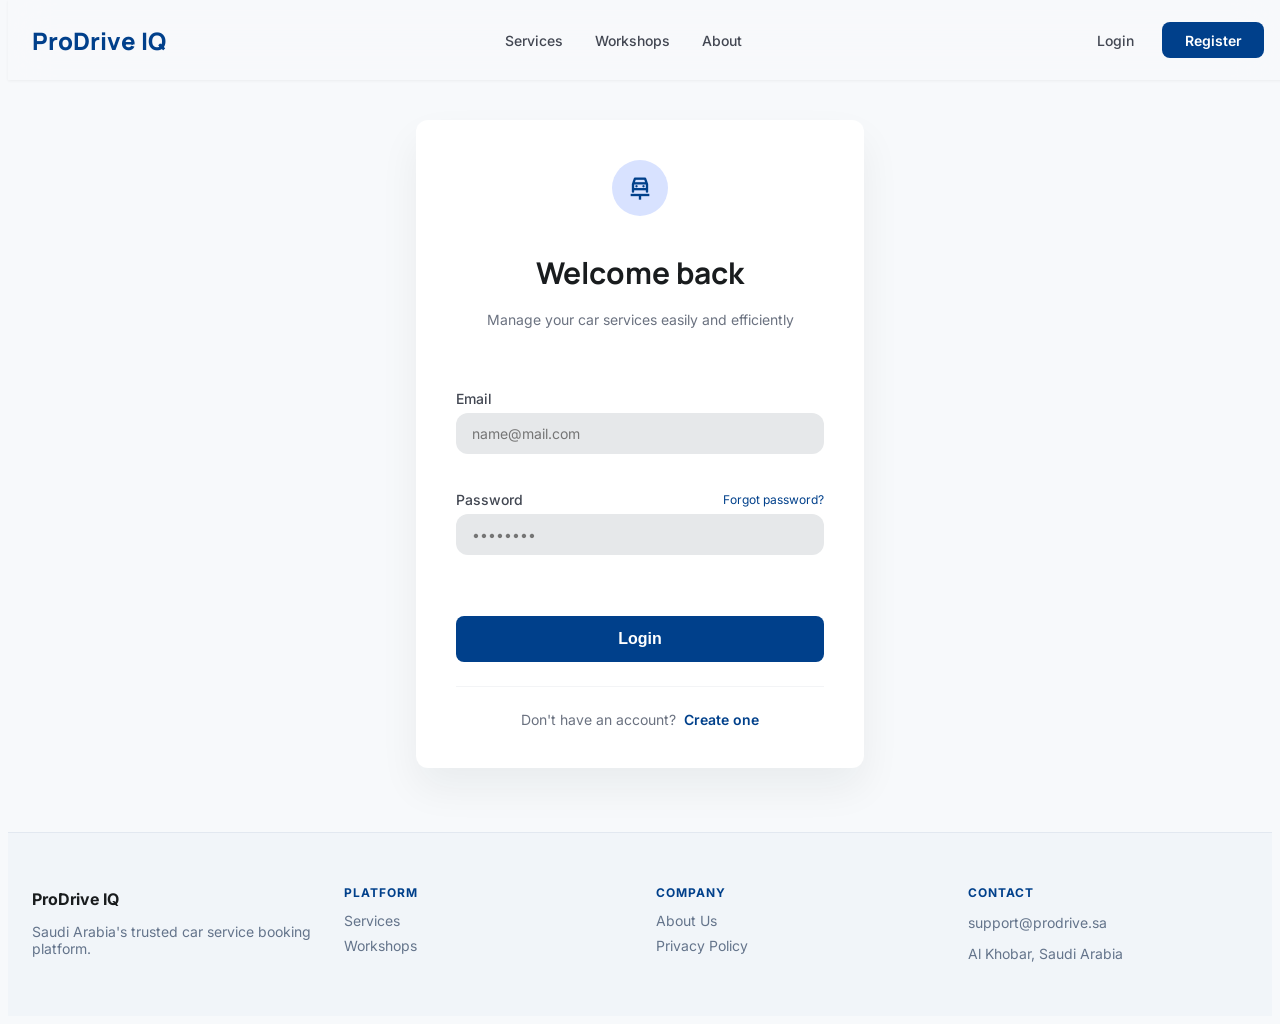
<file: login.html>
<!DOCTYPE html>
<html lang="en">
<head>
    <meta charset="utf-8">
    <meta name="viewport" content="width=device-width, initial-scale=1.0">
    <title>Login | ProDrive IQ</title>

    <link href="https://fonts.googleapis.com/css2?family=Manrope:wght@700;800&family=Inter:wght@400;500;600&display=swap" rel="stylesheet">
    <link href="https://fonts.googleapis.com/css2?family=Material+Symbols+Outlined:opsz,wght,FILL,GRAD@24,400,0,0" rel="stylesheet">

    <link rel="stylesheet" href="css/style.css">
    <style>
        body { font-family: 'Inter', sans-serif; background-color: #f7f9fb; color: #191c1e; min-height: 100vh; display: flex; flex-direction: column; }
        h1, h2, h3 { font-family: 'Manrope', sans-serif; }
        .material-symbols-outlined { font-variation-settings: 'FILL' 0, 'wght' 400, 'GRAD' 0, 'opsz' 24; }
    </style>
</head>
<body>

<!-- ── Navigation ── -->
<nav class="glass-nav">
    <div class="nav-inner">
        <a href="index.html" style="font-size:1.5rem;font-weight:800;color:#00408b;text-decoration:none;font-family:'Manrope',sans-serif;">ProDrive IQ</a>
        <div class="nav-links">
            <a href="providers.html" class="nav-link">Services</a>
            <a href="providers.html" class="nav-link">Workshops</a>
            <a href="about.html"     class="nav-link">About</a>
        </div>
        <div class="nav-actions">
            <a href="login.html"              id="navLoginBtn"     class="nav-link" style="padding:0.5rem 1rem;">Login</a>
            <a href="login.html?mode=register" id="navRegisterBtn"  class="btn-primary">Register</a>
            <a href="dashboard.html"           id="navDashboardBtn" style="display:none" class="btn-primary">Dashboard</a>
        </div>
    </div>
</nav>

<!-- ── Login / Register Form ── -->
<main class="login-main">
    <div style="width:100%;max-width:28rem;">
        <div class="card" style="padding:2.5rem;">

            <!-- Icon + Title -->
            <div style="display:flex;flex-direction:column;align-items:center;margin-bottom:2rem;text-align:center;">
                <div class="avatar" style="margin-bottom:1rem;">
                    <span class="material-symbols-outlined" style="font-size:28px;color:#00408b;">car_repair</span>
                </div>
                <h1 id="formTitle" style="font-size:1.875rem;font-weight:700;color:#191c1e;margin-bottom:0.25rem;">Welcome back</h1>
                <p id="formSubtitle" style="color:#6b7280;font-size:0.875rem;">Manage your car services easily and efficiently</p>
            </div>

            <form id="authForm" novalidate style="display:flex;flex-direction:column;gap:1rem;">

                <!-- Full Name (register only) -->
                <div class="register-fields">
                    <label style="display:block;font-size:0.875rem;font-weight:500;color:#424752;margin-bottom:0.375rem;" for="fullName">Full Name</label>
                    <input id="fullName" type="text" placeholder="Mohammed Ahmed" class="page-input">
                    <span id="fullNameError" class="error-msg"></span>
                </div>

                <!-- Email -->
                <div>
                    <label style="display:block;font-size:0.875rem;font-weight:500;color:#424752;margin-bottom:0.375rem;" for="email">Email</label>
                    <input id="email" type="email" placeholder="name@mail.com" class="page-input">
                    <span id="emailError" class="error-msg"></span>
                </div>

                <!-- Password -->
                <div>
                    <div style="display:flex;justify-content:space-between;align-items:center;margin-bottom:0.375rem;">
                        <label style="font-size:0.875rem;font-weight:500;color:#424752;" for="password">Password</label>
                        <a href="#" style="font-size:0.75rem;color:#00408b;text-decoration:none;">Forgot password?</a>
                    </div>
                    <input id="password" type="password" placeholder="••••••••" class="page-input">
                    <span id="passwordError" class="error-msg"></span>
                </div>

                <!-- Confirm Password (register only) -->
                <div class="register-fields">
                    <label style="display:block;font-size:0.875rem;font-weight:500;color:#424752;margin-bottom:0.375rem;" for="confirmPassword">Confirm Password</label>
                    <input id="confirmPassword" type="password" placeholder="••••••••" class="page-input">
                    <span id="confirmPasswordError" class="error-msg"></span>
                </div>

                <!-- Submit Button -->
                <button type="submit" class="btn-primary" style="width:100%;padding:0.875rem;margin-top:0.5rem;font-size:1rem;">
                    <span id="submitBtnText">Login</span>
                </button>

            </form>

            <!-- Toggle Mode Link -->
            <div style="margin-top:1.5rem;padding-top:1.5rem;border-top:1px solid #f3f4f6;text-align:center;font-size:0.875rem;color:#6b7280;">
                <span id="toggleText">Don't have an account?</span>
                <a href="#" id="toggleModeBtn" style="color:#00408b;font-weight:600;text-decoration:none;margin-left:0.25rem;">Create one</a>
            </div>

        </div>
    </div>
</main>

<!-- ── Footer ── -->
<footer style="background:#f1f5f9;border-top:1px solid #e2e8f0;padding:2.5rem 1.5rem;">
    <div class="footer-grid">
        <div>
            <p style="font-weight:700;color:#191c1e;margin-bottom:0.5rem;">ProDrive IQ</p>
            <p style="color:#64748b;font-size:0.875rem;">Saudi Arabia's trusted car service booking platform.</p>
        </div>
        <div>
            <p class="section-label">Platform</p>
            <a href="providers.html" class="footer-link">Services</a>
            <a href="providers.html" class="footer-link">Workshops</a>
        </div>
        <div>
            <p class="section-label">Company</p>
            <a href="about.html" class="footer-link">About Us</a>
            <a href="#"          class="footer-link">Privacy Policy</a>
        </div>
        <div>
            <p class="section-label">Contact</p>
            <p style="color:#64748b;font-size:0.875rem;margin-bottom:0.25rem;">support@prodrive.sa</p>
            <p style="color:#64748b;font-size:0.875rem;">Al Khobar, Saudi Arabia</p>
        </div>
    </div>
</footer>

<script src="js/script.js"></script>
</body>
</html>
</file>
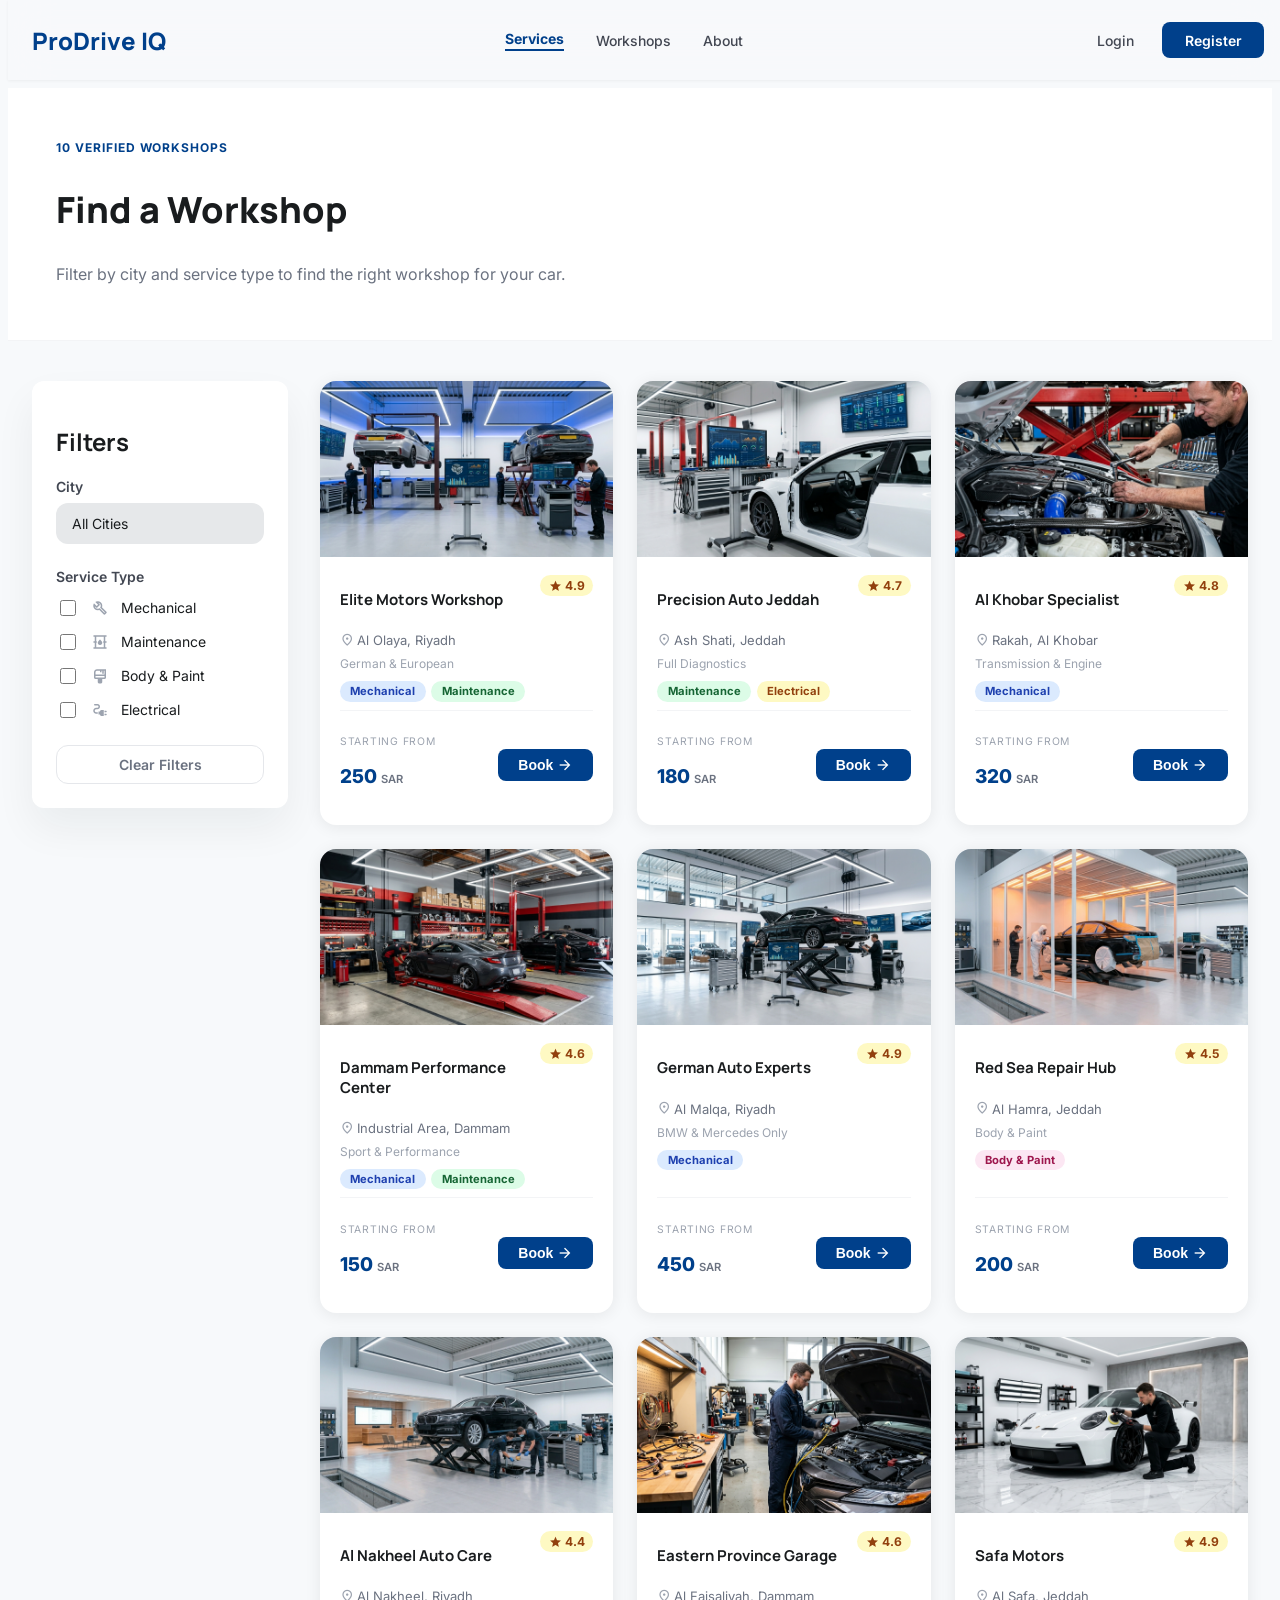
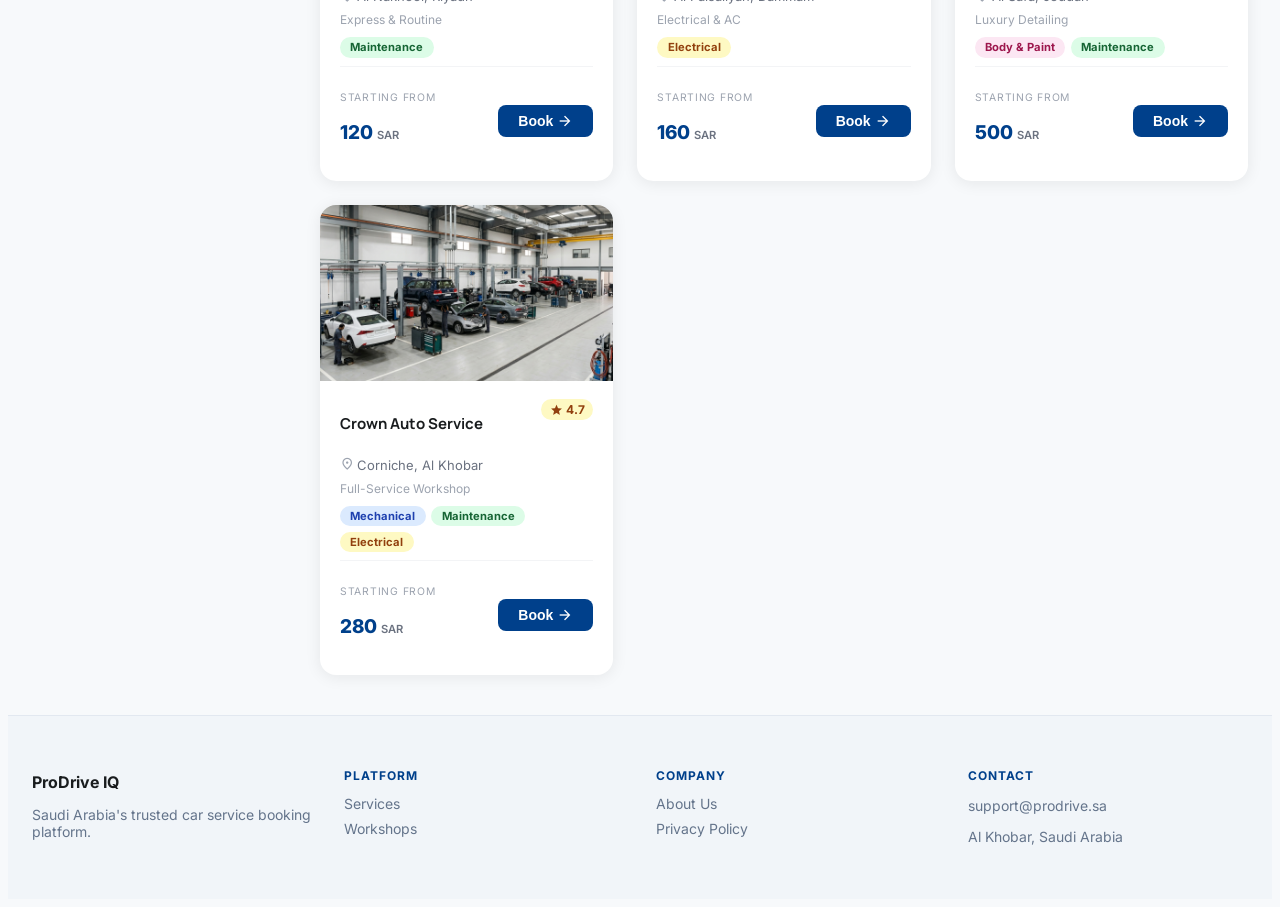
<file: providers.html>
<!DOCTYPE html>
<html lang="en">
<head>
    <meta charset="utf-8">
    <meta name="viewport" content="width=device-width, initial-scale=1.0">
    <title>Service Providers | ProDrive IQ</title>

    <link href="https://fonts.googleapis.com/css2?family=Manrope:wght@700;800&family=Inter:wght@400;500;600&display=swap" rel="stylesheet">
    <link href="https://fonts.googleapis.com/css2?family=Material+Symbols+Outlined:opsz,wght,FILL,GRAD@24,400,0,0" rel="stylesheet">

    <link rel="stylesheet" href="css/style.css">
    <style>
        body { font-family: 'Inter', sans-serif; background-color: #f7f9fb; color: #191c1e; }
        h1, h2, h3 { font-family: 'Manrope', sans-serif; }
        .material-symbols-outlined { font-variation-settings: 'FILL' 0, 'wght' 400, 'GRAD' 0, 'opsz' 24; }
    </style>
</head>
<body>

<!-- ── Navigation ── -->
<nav class="glass-nav">
    <div class="nav-inner">
        <a href="index.html" style="font-size:1.5rem;font-weight:800;color:#00408b;text-decoration:none;font-family:'Manrope',sans-serif;">ProDrive IQ</a>
        <div class="nav-links">
            <a href="providers.html" class="nav-link" style="font-weight:700;color:#00408b;border-bottom:2px solid #00408b;padding-bottom:2px;">Services</a>
            <a href="providers.html" class="nav-link">Workshops</a>
            <a href="about.html"     class="nav-link">About</a>
        </div>
        <div class="nav-actions">
            <a href="login.html"              id="navLoginBtn"     class="nav-link" style="padding:0.5rem 1rem;">Login</a>
            <a href="login.html?mode=register" id="navRegisterBtn"  class="btn-primary">Register</a>
            <a href="dashboard.html"           id="navDashboardBtn" style="display:none" class="btn-primary">Dashboard</a>
        </div>
    </div>
</nav>

<main style="padding-top:5rem;">

    <!-- ── Page Header ── -->
    <section style="background:#ffffff;border-bottom:1px solid #f3f4f6;padding:2.5rem 1.5rem;">
        <div class="page-container">
            <p class="section-label">10 Verified Workshops</p>
            <h1 style="font-size:2.25rem;font-weight:800;color:#191c1e;">Find a Workshop</h1>
            <p style="color:#6b7280;margin-top:0.5rem;">Filter by city and service type to find the right workshop for your car.</p>
        </div>
    </section>

    <!-- ── Filters + Grid ── -->
    <div class="page-container sidebar-layout" style="padding-top:2.5rem;padding-bottom:2.5rem;">

        <!-- Sidebar Filters -->
        <aside class="sidebar">
            <div class="card sticky-sidebar" style="padding:1.5rem;">

                <h2 style="font-weight:700;color:#191c1e;margin-bottom:1.25rem;">Filters</h2>

                <!-- City -->
                <div style="margin-bottom:1.5rem;">
                    <label style="display:block;font-size:0.875rem;font-weight:600;color:#424752;margin-bottom:0.5rem;">City</label>
                    <select id="cityFilter" class="page-input">
                        <option value="all">All Cities</option>
                        <option value="riyadh">Riyadh</option>
                        <option value="jeddah">Jeddah</option>
                        <option value="dammam">Dammam</option>
                        <option value="khobar">Al Khobar</option>
                    </select>
                </div>

                <!-- Service Type -->
                <div style="margin-bottom:1.5rem;">
                    <p style="font-size:0.875rem;font-weight:600;color:#424752;margin-bottom:0.75rem;">Service Type</p>
                    <div style="display:flex;flex-direction:column;gap:0.75rem;">

                        <label style="display:flex;align-items:center;gap:0.75rem;cursor:pointer;">
                            <input id="filter-mechanical"  type="checkbox" style="width:1rem;height:1rem;accent-color:#00408b;">
                            <span class="material-symbols-outlined" style="color:#9ca3af;font-size:1.125rem;">build</span>
                            <span style="font-size:0.875rem;color:#191c1e;">Mechanical</span>
                        </label>

                        <label style="display:flex;align-items:center;gap:0.75rem;cursor:pointer;">
                            <input id="filter-maintenance" type="checkbox" style="width:1rem;height:1rem;accent-color:#00408b;">
                            <span class="material-symbols-outlined" style="color:#9ca3af;font-size:1.125rem;">oil_barrel</span>
                            <span style="font-size:0.875rem;color:#191c1e;">Maintenance</span>
                        </label>

                        <label style="display:flex;align-items:center;gap:0.75rem;cursor:pointer;">
                            <input id="filter-body"        type="checkbox" style="width:1rem;height:1rem;accent-color:#00408b;">
                            <span class="material-symbols-outlined" style="color:#9ca3af;font-size:1.125rem;">format_paint</span>
                            <span style="font-size:0.875rem;color:#191c1e;">Body &amp; Paint</span>
                        </label>

                        <label style="display:flex;align-items:center;gap:0.75rem;cursor:pointer;">
                            <input id="filter-electrical"  type="checkbox" style="width:1rem;height:1rem;accent-color:#00408b;">
                            <span class="material-symbols-outlined" style="color:#9ca3af;font-size:1.125rem;">electrical_services</span>
                            <span style="font-size:0.875rem;color:#191c1e;">Electrical</span>
                        </label>

                    </div>
                </div>

                <button id="clearFiltersBtn" class="btn-outline">Clear Filters</button>

            </div>
        </aside>

        <!-- Workshop Cards Grid — filled by JS -->
        <div id="workshopsGrid" class="grid-3" style="flex:1;">
            <!-- Cards rendered by script.js -->
        </div>

    </div>

</main>

<!-- ── Footer ── -->
<footer style="background:#f1f5f9;border-top:1px solid #e2e8f0;padding:2.5rem 1.5rem;">
    <div class="footer-grid">
        <div>
            <p style="font-weight:700;color:#191c1e;margin-bottom:0.5rem;">ProDrive IQ</p>
            <p style="color:#64748b;font-size:0.875rem;">Saudi Arabia's trusted car service booking platform.</p>
        </div>
        <div>
            <p class="section-label">Platform</p>
            <a href="providers.html" class="footer-link">Services</a>
            <a href="providers.html" class="footer-link">Workshops</a>
        </div>
        <div>
            <p class="section-label">Company</p>
            <a href="about.html" class="footer-link">About Us</a>
            <a href="#"          class="footer-link">Privacy Policy</a>
        </div>
        <div>
            <p class="section-label">Contact</p>
            <p style="color:#64748b;font-size:0.875rem;margin-bottom:0.25rem;">support@prodrive.sa</p>
            <p style="color:#64748b;font-size:0.875rem;">Al Khobar, Saudi Arabia</p>
        </div>
    </div>
</footer>

<script src="js/script.js"></script>
</body>
</html>
</file>
<file: css/style.css>
/* ══════════════════════════════════════════════════════════════
   ProDrive IQ — style.css
   Custom styles — all layout and components in one file
   ══════════════════════════════════════════════════════════════ */

*, *::before, *::after { box-sizing: border-box; }


/* ── Semantic Helper Classes ─────────────────────────────────
   Reusable component classes used across all pages           */

.btn-primary {
    display: inline-block;
    background-color: #00408b;
    color: #ffffff;
    padding: 0.6rem 1.4rem;
    border-radius: 0.5rem;
    font-size: 0.875rem;
    font-weight: 600;
    transition: background-color 0.2s, transform 0.15s;
    cursor: pointer;
    border: none;
    text-align: center;
    text-decoration: none;
}
.btn-primary:hover  { background-color: #0057b8; }
.btn-primary:active { transform: scale(0.97); }

.card {
    background-color: #ffffff;
    border-radius: 0.75rem;
    box-shadow: 0px 20px 40px rgba(25, 28, 30, 0.06);
}

.page-input {
    display: block;
    width: 100%;
    box-sizing: border-box;
    padding: 0.75rem 1rem;
    background-color: #e6e8ea;
    border: none;
    border-radius: 0.75rem;
    outline: none;
    font-size: 0.875rem;
    color: #191c1e;
    font-family: 'Inter', sans-serif;
    -webkit-appearance: none;
    appearance: none;
    transition: background-color 0.2s, box-shadow 0.2s;
}
.page-input:focus {
    background-color: #ffffff;
    outline: 2px solid #00408b;
    outline-offset: 0;
    box-shadow: none;
}

.nav-link {
    font-size: 0.875rem;
    font-weight: 500;
    color: #424752;
    text-decoration: none;
    transition: color 0.2s;
}
.nav-link:hover { color: #00408b; }

.badge {
    display: inline-flex;
    align-items: center;
    gap: 0.2rem;
    padding: 0.15rem 0.5rem;
    border-radius: 0.35rem;
    font-size: 0.75rem;
    font-weight: 700;
    background-color: rgba(213, 227, 252, 0.7);
    color: #424752;
}


/* ── Page Fade-In ─────────────────────────────────────────── */
body { animation: fadeIn 0.25s ease-in; }

@keyframes fadeIn {
    from { opacity: 0; transform: translateY(6px); }
    to   { opacity: 1; transform: translateY(0); }
}


/* ── Glassmorphism Nav ────────────────────────────────────── */
.glass-nav {
    position: fixed;
    top: 0;
    width: 100%;
    z-index: 50;
    background-color: rgba(247, 249, 251, 0.88);
    backdrop-filter: blur(20px);
    -webkit-backdrop-filter: blur(20px);
    box-shadow: 0 1px 3px rgba(0, 0, 0, 0.05);
}


/* ── Hero Section ─────────────────────────────────────────── */
.hero-section {
    background-color: #f7f9fb;
    background-size: cover;
    background-position: center;
    position: relative;
}

.hero-overlay {
    position: absolute;
    inset: 0;
    background: linear-gradient(
        160deg,
        rgba(247, 249, 251, 0.95) 0%,
        rgba(247, 249, 251, 0.82) 55%,
        rgba(247, 249, 251, 0.65) 100%
    );
}


/* ── Workshop Card Image ──────────────────────────────────── */
.workshop-img-container {
    position: relative;
    height: 12rem;
    overflow: hidden;
    background-color: #e6e8ea;
}

.workshop-img-container img {
    position: absolute;
    inset: 0;
    width: 100%;
    height: 100%;
    object-fit: cover;
    transition: transform 0.4s ease;
    z-index: 1;
}

.workshop-img-container:hover img { transform: scale(1.05); }

.workshop-img-container .icon-fallback {
    position: absolute;
    inset: 0;
    display: flex;
    align-items: center;
    justify-content: center;
    z-index: 0;
}


/* ── Input Validation States ──────────────────────────────── */
.input-error {
    outline: 2px solid #ba1a1a !important;
    outline-offset: 0 !important;
    background-color: #fff5f5 !important;
}

.input-valid {
    outline: 2px solid #2e7d32 !important;
    outline-offset: 0 !important;
}

.error-msg {
    display: block;
    color: #ba1a1a;
    font-size: 0.72rem;
    margin-top: 0.3rem;
    min-height: 1rem;
}


/* ── Service Card (Booking Page) ──────────────────────────── */
.service-card {
    cursor: pointer;
    border: 2px solid transparent;
    transition: border-color 0.2s, background-color 0.2s, transform 0.15s;
    user-select: none;
}

.service-card:hover    { transform: translateY(-2px); }
.service-card.selected { border-color: #00408b !important; background-color: #d8e2ff !important; }


/* ── Date & Time Chips (Booking Page) ────────────────────── */
.date-chip, .time-chip {
    cursor: pointer;
    transition: background-color 0.18s, color 0.18s, transform 0.15s;
    user-select: none;
}

.date-chip:hover, .time-chip:hover { transform: scale(1.04); }

.date-chip.selected, .time-chip.selected {
    background-color: #00408b !important;
    color: #ffffff !important;
}


/* ── Register Fields Slide Animation (Login Page) ────────── */
.register-fields {
    width: 100%;
    overflow: hidden;
    max-height: 0;
    opacity: 0;
    transition: max-height 0.4s ease, opacity 0.3s ease;
}

.register-fields.open {
    max-height: 500px;
    opacity: 1;
    overflow: visible;
}


/* ── Toast Notification (Booking Page) ───────────────────── */
.toast {
    position: fixed;
    bottom: 2rem;
    right: 2rem;
    background: linear-gradient(135deg, #00408b, #0057b8);
    color: #ffffff;
    padding: 1rem 1.5rem;
    border-radius: 0.75rem;
    box-shadow: 0px 16px 40px rgba(0, 64, 139, 0.3);
    transform: translateY(120px);
    opacity: 0;
    transition: transform 0.38s cubic-bezier(0.34, 1.56, 0.64, 1), opacity 0.3s ease;
    z-index: 9999;
    font-size: 0.875rem;
    font-weight: 600;
    display: flex;
    align-items: center;
    gap: 0.625rem;
    min-width: 280px;
    pointer-events: none;
}

.toast.show { transform: translateY(0); opacity: 1; }


/* ── Sidebar Active Link (Dashboard) ─────────────────────── */
.sidebar-active {
    background-color: #d8e2ff !important;
    color: #001a41 !important;
    font-weight: 600;
}


/* ── Step Number Circle (About Page) ─────────────────────── */
.step-number {
    width: 3rem;
    height: 3rem;
    border-radius: 50%;
    background: linear-gradient(135deg, #00408b, #0057b8);
    color: #ffffff;
    font-weight: 800;
    font-size: 1.2rem;
    display: flex;
    align-items: center;
    justify-content: center;
    flex-shrink: 0;
}


/* ── Stat Card Top Accent (About & Dashboard) ─────────────── */
.stat-card {
    position: relative;
    overflow: hidden;
}

.stat-card::before {
    content: '';
    position: absolute;
    top: 0; left: 0; right: 0;
    height: 3px;
    background: linear-gradient(90deg, #00408b, #0057b8);
}


/* ══════════════════════════════════════════════════════════════
   Layout Classes
   Replace Tailwind utility chains with readable class names
   ══════════════════════════════════════════════════════════════ */

/* Nav inner wrapper */
.nav-inner {
    max-width: 1280px;
    margin: 0 auto;
    padding: 0 1.5rem;
    height: 5rem;
    display: flex;
    align-items: center;
    justify-content: space-between;
}

/* Nav center links — hidden on mobile, flex on desktop */
.nav-links {
    display: none;
    align-items: center;
    gap: 2rem;
}
@media (min-width: 768px) {
    .nav-links { display: flex; }
}

/* Nav right-side buttons */
.nav-actions {
    display: flex;
    align-items: center;
    gap: 0.75rem;
}

/* Centered max-width content wrapper */
.page-container {
    max-width: 1280px;
    margin: 0 auto;
    padding: 0 1.5rem;
}

/* Footer 4-column grid */
.footer-grid {
    max-width: 1280px;
    margin: 0 auto;
    display: grid;
    grid-template-columns: repeat(2, 1fr);
    gap: 2rem;
}
@media (min-width: 768px) {
    .footer-grid { grid-template-columns: repeat(4, 1fr); }
}

/* Footer nav links */
.footer-link {
    display: block;
    color: #64748b;
    font-size: 0.875rem;
    margin-bottom: 0.5rem;
    text-decoration: none;
}
.footer-link:hover { color: #00408b; }

/* Small uppercase section label */
.section-label {
    font-size: 0.75rem;
    font-weight: 700;
    color: #00408b;
    text-transform: uppercase;
    letter-spacing: 0.08em;
    margin-bottom: 0.75rem;
    display: block;
}

/* Sidebar layout — column on mobile, row on md+ */
.sidebar-layout {
    display: flex;
    flex-direction: column;
    gap: 2rem;
}
@media (min-width: 768px) {
    .sidebar-layout { flex-direction: row; }
}

/* Sidebar panel */
.sidebar {
    width: 100%;
    flex-shrink: 0;
}
@media (min-width: 768px) {
    .sidebar { width: 16rem; }
}

/* Booking layout — column on mobile, row on lg+ */
.booking-layout {
    display: flex;
    flex-direction: column;
    gap: 2rem;
}
@media (min-width: 1024px) {
    .booking-layout { flex-direction: row; }
}

/* Booking summary sidebar */
.summary-col {
    width: 100%;
    flex-shrink: 0;
}
@media (min-width: 1024px) {
    .summary-col { width: 20rem; }
}

/* Sticky sidebar (desktop only) */
.sticky-sidebar {
    top: 7rem;
}
@media (min-width: 768px) {
    .sticky-sidebar { position: sticky; }
}

/* 2-column responsive grid */
.grid-2 {
    display: grid;
    grid-template-columns: 1fr;
    gap: 2rem;
}
@media (min-width: 768px) { .grid-2 { grid-template-columns: repeat(2, 1fr); } }

/* 3-column responsive grid */
.grid-3 {
    display: grid;
    grid-template-columns: 1fr;
    gap: 1.5rem;
}
@media (min-width: 640px)  { .grid-3 { grid-template-columns: repeat(2, 1fr); } }
@media (min-width: 1024px) { .grid-3 { grid-template-columns: repeat(3, 1fr); } }

/* 4-column responsive grid */
.grid-4 {
    display: grid;
    grid-template-columns: repeat(2, 1fr);
    gap: 1.5rem;
}
@media (min-width: 768px) { .grid-4 { grid-template-columns: repeat(4, 1fr); } }

/* Dashboard stats: 1 → 3 columns */
.grid-stats {
    display: grid;
    grid-template-columns: 1fr;
    gap: 1rem;
}
@media (min-width: 640px) { .grid-stats { grid-template-columns: repeat(3, 1fr); } }

/* Service cards: 1 → 2 columns */
.grid-services {
    display: grid;
    grid-template-columns: 1fr;
    gap: 0.75rem;
}
@media (min-width: 640px) { .grid-services { grid-template-columns: repeat(2, 1fr); } }

/* Values grid: 1 → 2 → 4 columns */
.grid-values {
    display: grid;
    grid-template-columns: 1fr;
    gap: 1.5rem;
}
@media (min-width: 640px)  { .grid-values { grid-template-columns: repeat(2, 1fr); } }
@media (min-width: 1024px) { .grid-values { grid-template-columns: repeat(4, 1fr); } }

/* Flex row, space between */
.flex-between {
    display: flex;
    align-items: center;
    justify-content: space-between;
}

/* Login page centering */
.login-main {
    flex-grow: 1;
    display: flex;
    align-items: center;
    justify-content: center;
    padding: 7rem 1.5rem 4rem;
}

/* Secondary outline button */
.btn-outline {
    width: 100%;
    padding: 0.625rem;
    border: 1px solid #e5e7eb;
    border-radius: 0.75rem;
    font-size: 0.875rem;
    font-weight: 600;
    color: #6b7280;
    background: transparent;
    cursor: pointer;
    display: flex;
    align-items: center;
    justify-content: center;
    gap: 0.5rem;
    transition: background-color 0.2s;
    font-family: 'Inter', sans-serif;
}
.btn-outline:hover { background-color: #f9fafb; }

/* Small icon container (colored square + icon) */
.icon-box {
    width: 2.5rem;
    height: 2.5rem;
    border-radius: 0.75rem;
    background-color: #d8e2ff;
    display: flex;
    align-items: center;
    justify-content: center;
    flex-shrink: 0;
    color: #00408b;
}

/* User avatar circle */
.avatar {
    width: 3.5rem;
    height: 3.5rem;
    border-radius: 50%;
    background-color: #d8e2ff;
    display: flex;
    align-items: center;
    justify-content: center;
    flex-shrink: 0;
}

/* Price breakdown box */
.price-box {
    background: #f9fafb;
    border-radius: 0.75rem;
    padding: 1rem;
    display: flex;
    flex-direction: column;
    gap: 0.5rem;
    margin-bottom: 1.25rem;
}

/* Hero search bar */
.search-bar {
    background: #ffffff;
    padding: 0.5rem;
    border-radius: 0.75rem;
    box-shadow: 0 25px 50px rgba(0, 0, 0, 0.12);
    max-width: 48rem;
    margin: 0 auto 2rem;
    display: flex;
    flex-direction: column;
    gap: 0.5rem;
}
@media (min-width: 768px) {
    .search-bar { flex-direction: row; gap: 0; }
}

/* Popular chip buttons (home hero) */
.popular-chip {
    padding: 0.375rem 1rem;
    background: #ffffff;
    border-radius: 9999px;
    font-size: 0.75rem;
    font-weight: 600;
    color: #4b5563;
    border: none;
    cursor: pointer;
    transition: background-color 0.2s;
}
.popular-chip:hover { background-color: #d8e2ff; }

/* Back button */
.btn-back {
    width: 2.5rem;
    height: 2.5rem;
    border-radius: 0.75rem;
    background: #f3f4f6;
    display: flex;
    align-items: center;
    justify-content: center;
    color: #6b7280;
    text-decoration: none;
    transition: background-color 0.2s;
    flex-shrink: 0;
}
.btn-back:hover { background-color: #e5e7eb; }


/* ── Mobile Adjustments ───────────────────────────────────── */
@media (max-width: 768px) {
    .toast { left: 1rem; right: 1rem; bottom: 1rem; min-width: unset; }
}
</file>
